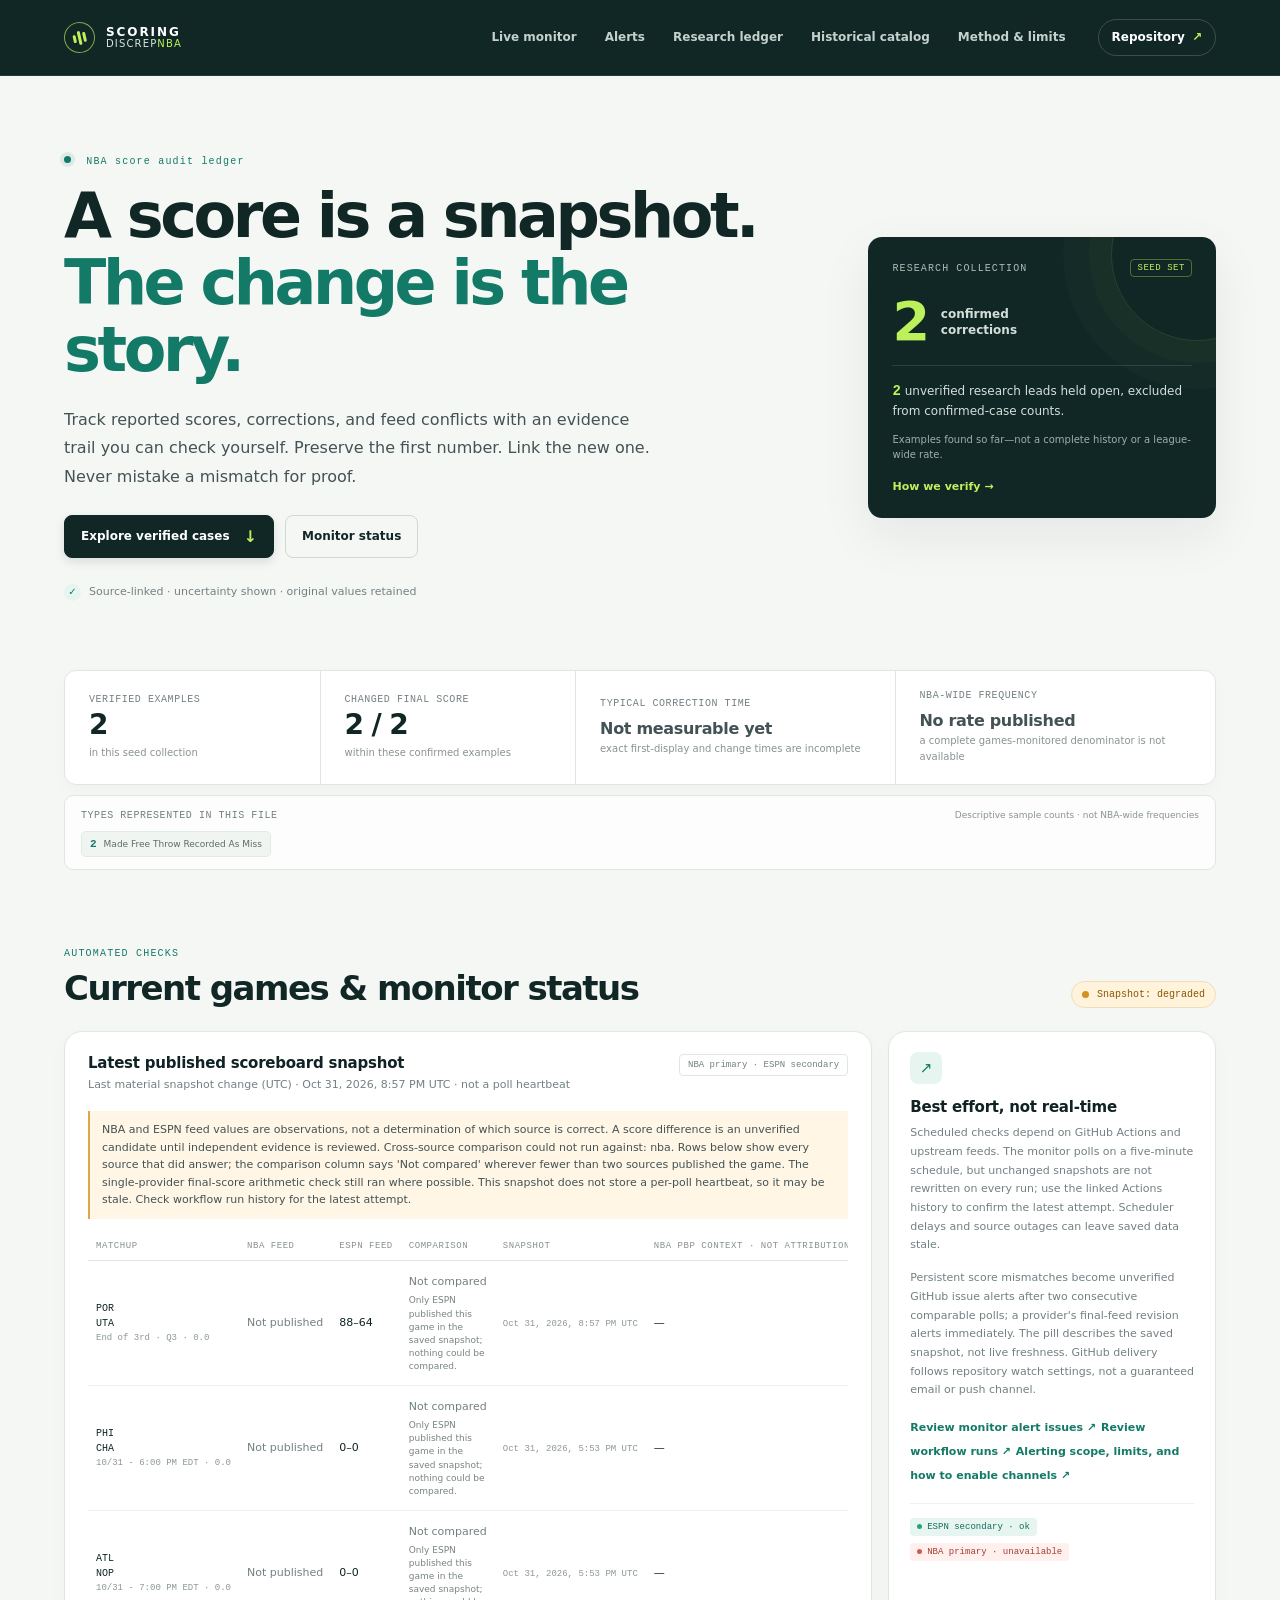
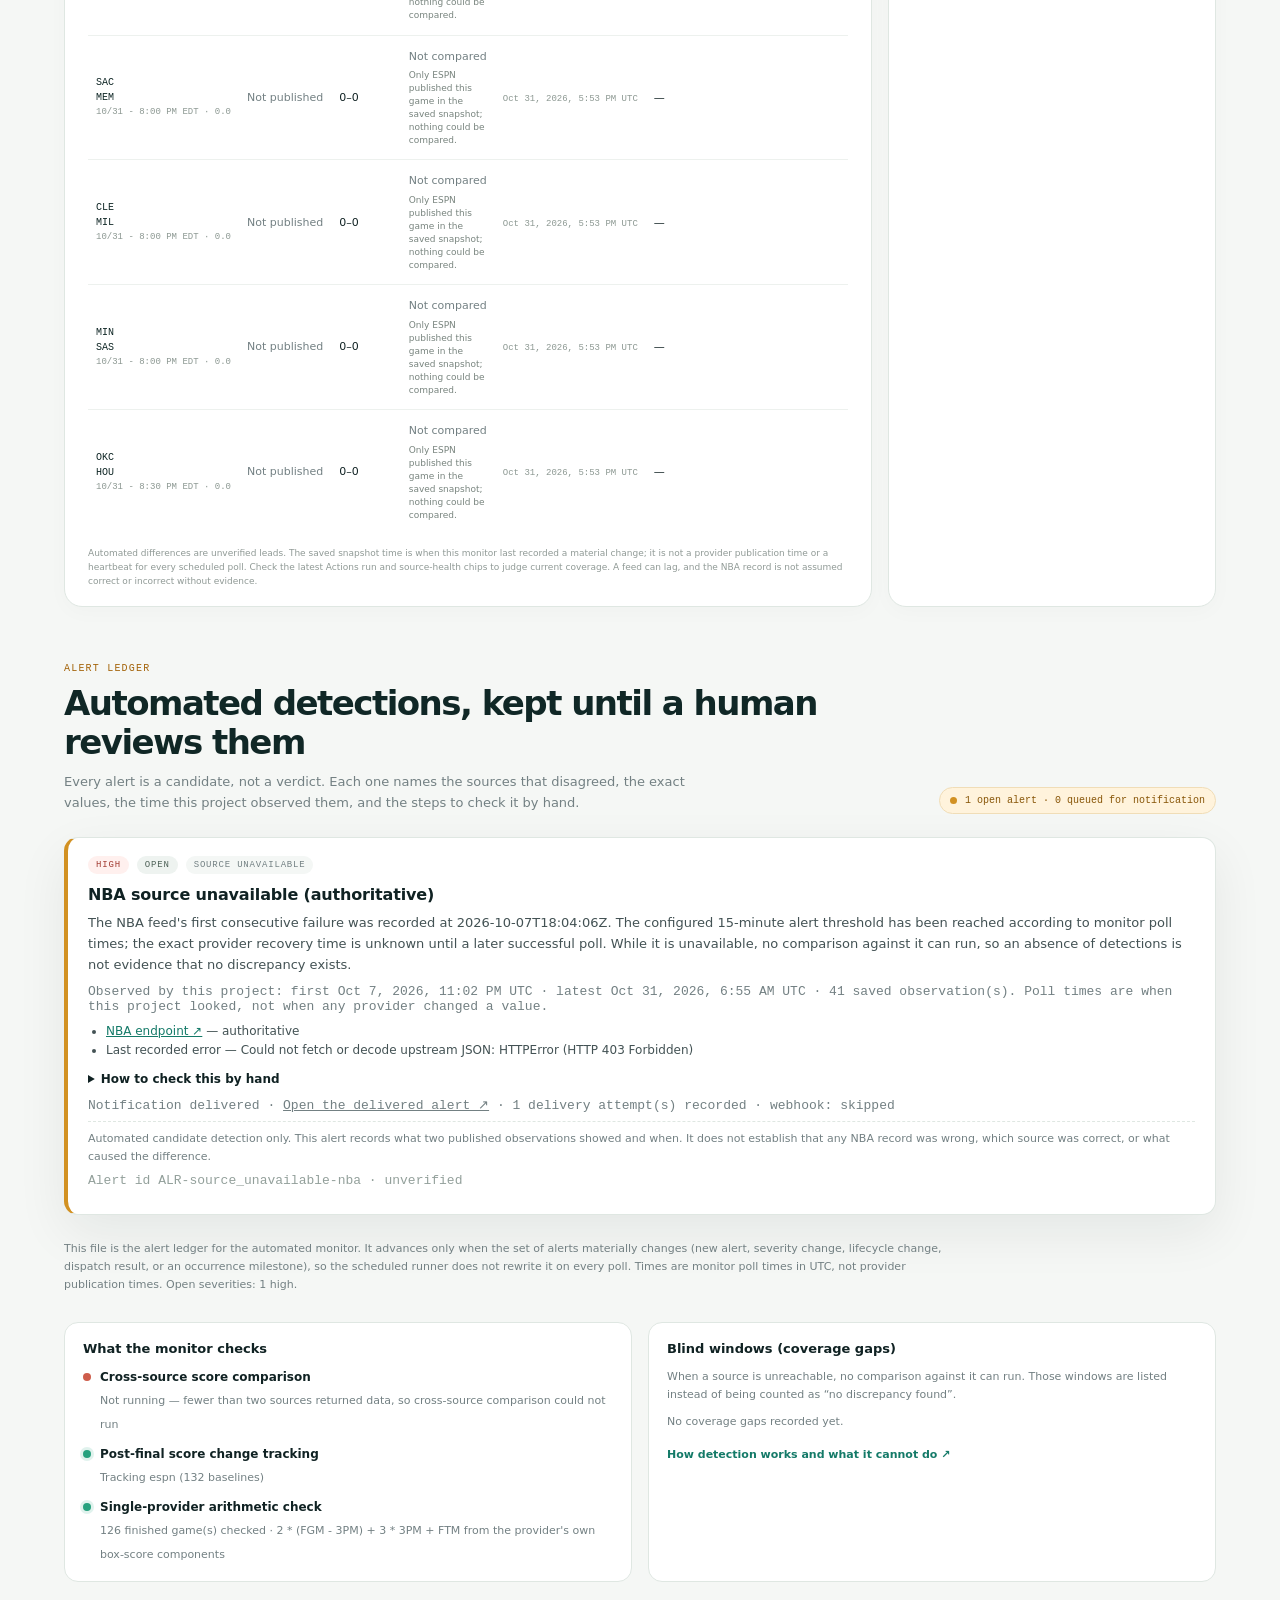
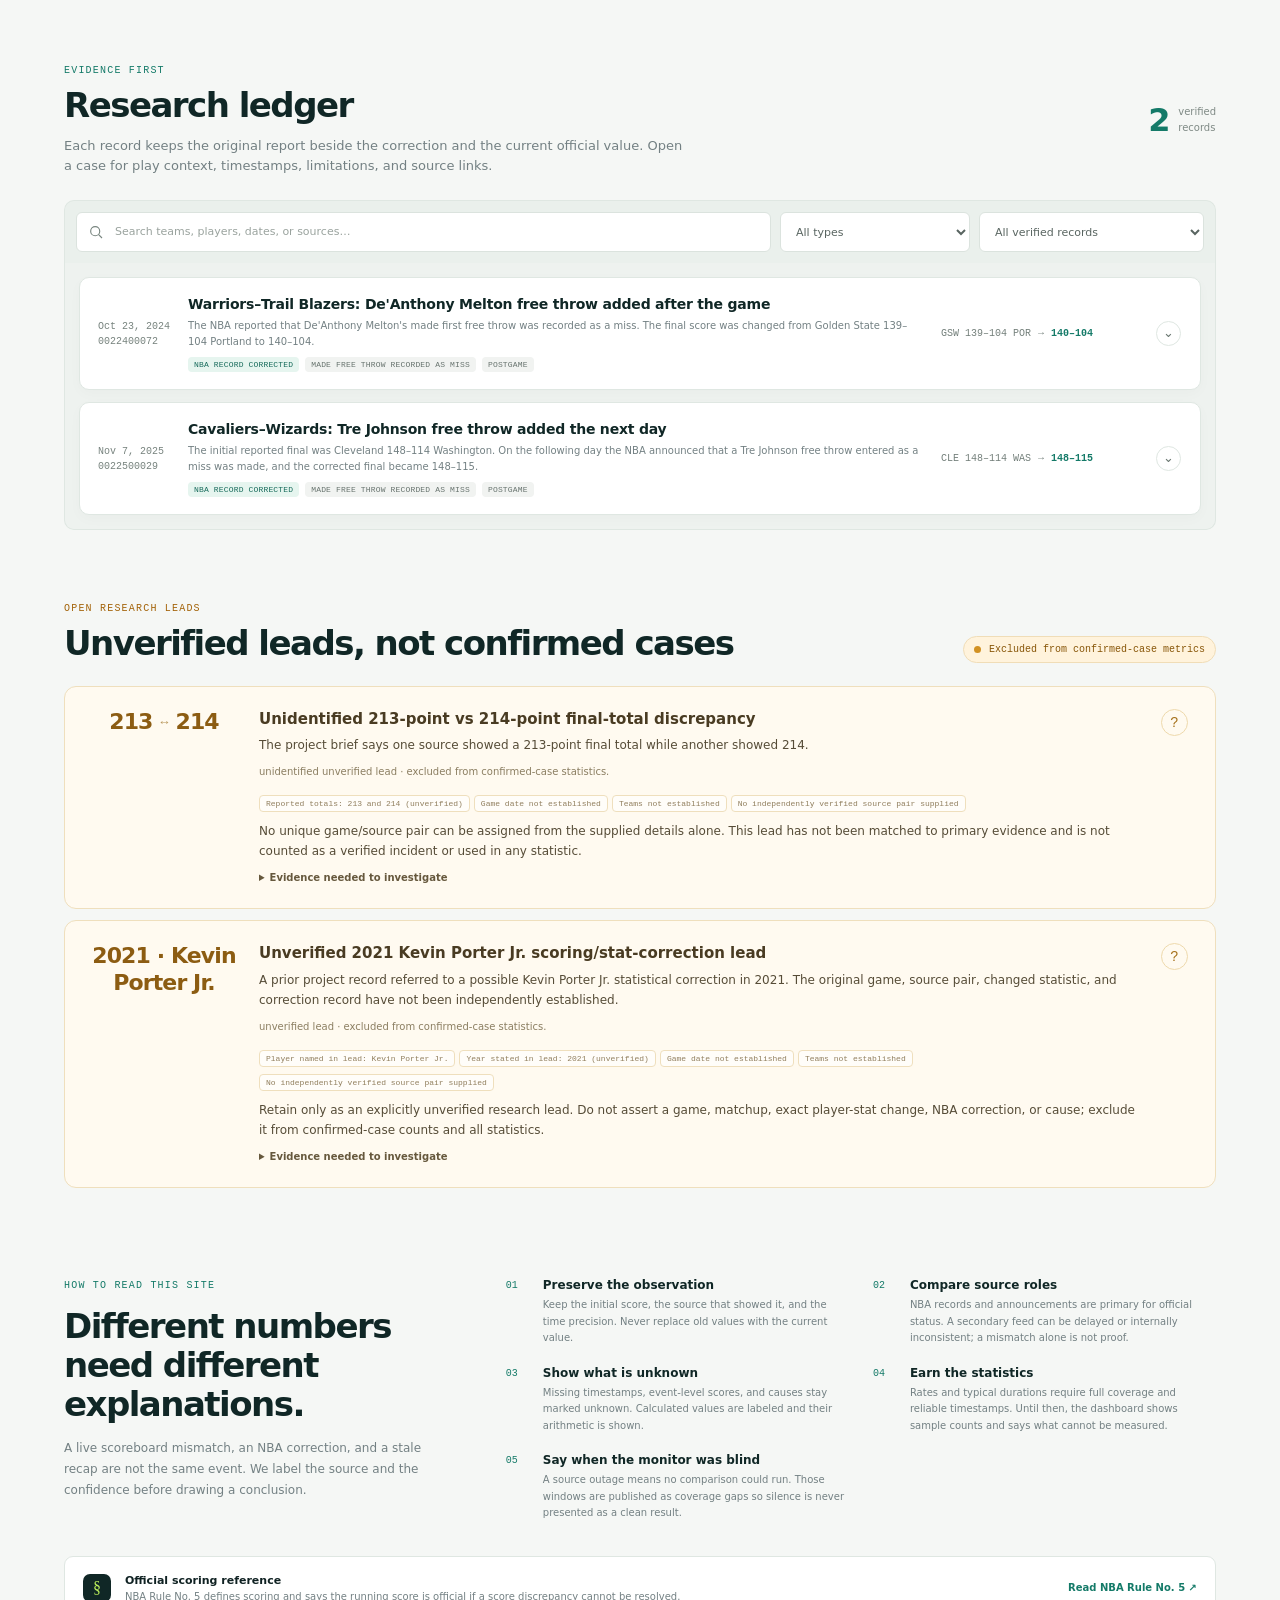
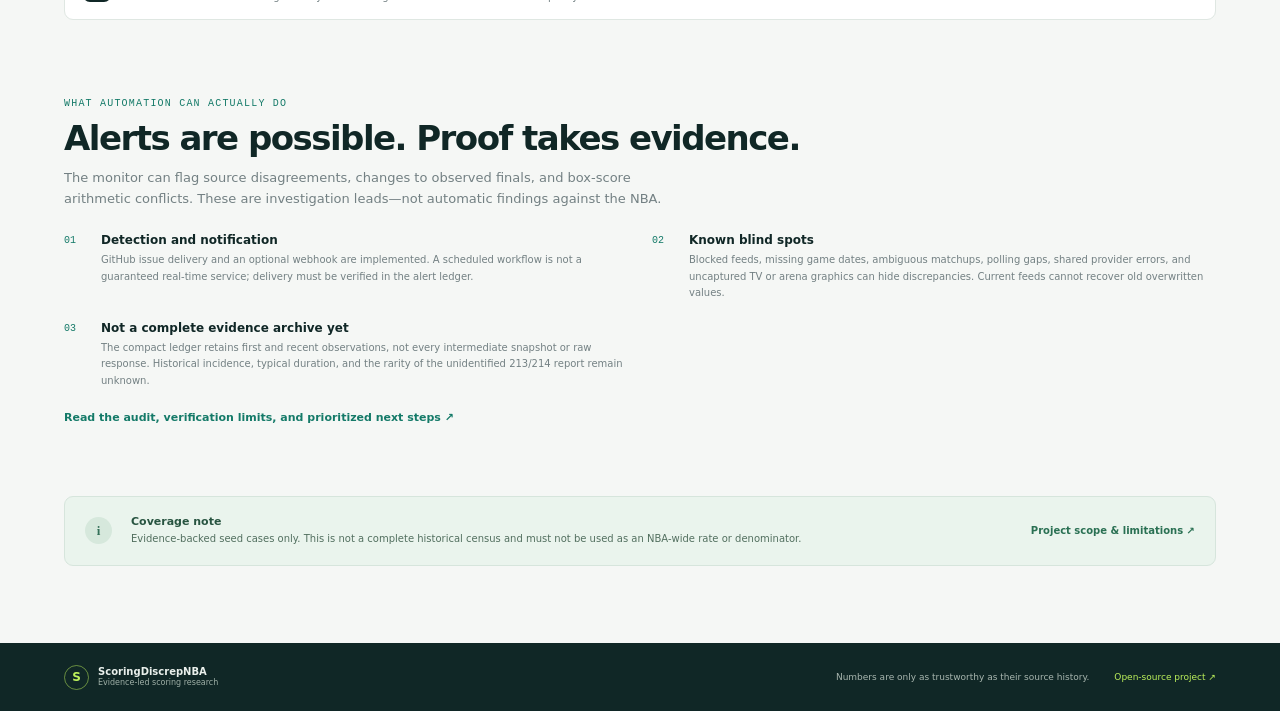
<file: index.html>
<!doctype html>
<html lang="en">
<head>
  <meta charset="utf-8">
  <meta name="viewport" content="width=device-width, initial-scale=1">
  <meta name="color-scheme" content="light">
  <meta name="description" content="An evidence-linked ledger of NBA scoring discrepancies, corrections, and conflicting score feeds.">
  <title>ScoringDiscrepNBA — Score discrepancy research</title>
  <link rel="stylesheet" href="assets/styles.css">
  <script src="assets/app.js" defer></script>
</head>
<body>
  <a class="skip-link" href="#main">Skip to content</a>
  <header class="site-header">
    <div class="header-inner shell">
      <a class="brand" href="#top" aria-label="ScoringDiscrepNBA home">
        <span class="brand-mark" aria-hidden="true"><span></span><span></span><span></span></span>
        <span class="brand-copy"><strong>SCORING</strong><span>DISCREP<span class="brand-accent">NBA</span></span></span>
      </a>
      <nav class="primary-nav" aria-label="Main navigation">
        <a href="#monitor">Live monitor</a>
        <a href="#alerts">Alerts</a>
        <a href="#cases">Research ledger</a>
        <a href="docs/index.html">Historical catalog</a>
        <a href="#method">Method &amp; limits</a>
      </nav>
      <a class="header-link" href="https://github.com/buffedlizard55-lab/ScoringDiscrepNBA" target="_blank" rel="noopener noreferrer">
        Repository <span aria-hidden="true">↗</span>
      </a>
    </div>
  </header>

  <main id="main" class="shell" tabindex="-1">
    <section class="hero" id="top" aria-labelledby="hero-title">
      <div class="hero-main">
        <p class="eyebrow"><span class="eyebrow-dot"></span> NBA score audit ledger</p>
        <h1 id="hero-title">A score is a snapshot.<br><em>The change is the story.</em></h1>
        <p class="hero-copy">Track reported scores, corrections, and feed conflicts with an evidence trail you can check yourself. Preserve the first number. Link the new one. Never mistake a mismatch for proof.</p>
        <div class="hero-actions">
          <a class="button button-primary" href="#cases">Explore verified cases <span aria-hidden="true">↓</span></a>
          <a class="button button-quiet" href="#monitor">Monitor status</a>
        </div>
        <div class="hero-trust"><span class="trust-icon" aria-hidden="true">✓</span> Source-linked · uncertainty shown · original values retained</div>
      </div>
      <aside class="hero-panel" aria-label="Research collection snapshot">
        <div class="hero-panel-top">
          <span class="panel-kicker">RESEARCH COLLECTION</span>
          <span class="sample-tag">SEED SET</span>
        </div>
        <div class="hero-number-row"><strong id="heroVerifiedCount">—</strong><span>confirmed<br>corrections</span></div>
        <div class="hero-panel-rule"></div>
        <p><strong id="heroOpenLeadCount">—</strong> unverified research leads held open, excluded from confirmed-case counts.</p>
        <p class="panel-footnote">Examples found so far—not a complete history or a league-wide rate.</p>
        <a href="#method" class="text-link">How we verify <span aria-hidden="true">→</span></a>
      </aside>
    </section>

    <section class="stats-strip" aria-label="Statistics from the reviewed sample">
      <article class="stat-cell">
        <span class="stat-label">Verified examples</span>
        <strong id="statCases">—</strong>
        <span class="stat-note">in this seed collection</span>
      </article>
      <article class="stat-cell">
        <span class="stat-label">Changed final score</span>
        <strong id="statFinalScore">—</strong>
        <span class="stat-note">within these confirmed examples</span>
      </article>
      <article class="stat-cell stat-cell-wide">
        <span class="stat-label">Typical correction time</span>
        <strong class="stat-unknown">Not measurable yet</strong>
        <span class="stat-note">exact first-display and change times are incomplete</span>
      </article>
      <article class="stat-cell stat-cell-wide">
        <span class="stat-label">NBA-wide frequency</span>
        <strong class="stat-unknown">No rate published</strong>
        <span class="stat-note">a complete games-monitored denominator is not available</span>
      </article>
    </section>
    <section class="sample-type-wrap" aria-label="Incident types in the verified sample">
      <div class="sample-type-heading"><span class="stat-label">Types represented in this file</span><span class="sample-type-caveat">Descriptive sample counts · not NBA-wide frequencies</span></div>
      <div id="typeBreakdown" class="type-breakdown"><span>Loading verified type counts…</span></div>
    </section>

    <section class="section monitor-section" id="monitor" aria-labelledby="monitor-title">
      <div class="section-heading">
        <div>
          <p class="eyebrow">AUTOMATED CHECKS</p>
          <h2 id="monitor-title">Current games &amp; monitor status</h2>
        </div>
        <span id="monitorStatus" class="status-pill status-neutral"><span class="status-light"></span> Checking status…</span>
      </div>
      <div class="monitor-grid">
        <div class="feed-card">
          <div class="card-heading-row">
            <div>
              <h3>Latest published scoreboard snapshot</h3>
              <p id="feedTimestamp" class="muted-text">No saved material-snapshot timestamp is recorded.</p>
            </div>
            <span class="source-label">NBA primary · ESPN secondary</span>
          </div>
          <p id="feedNotice" class="feed-notice" role="status">The monitor has not published a successful snapshot. An empty game list is not evidence that there are no games or discrepancies.</p>
          <div id="currentGames" class="current-games" aria-live="polite">
            <div class="empty-state"><span class="empty-state-mark" aria-hidden="true">◷</span><p>Waiting for the first published source snapshot.</p></div>
          </div>
          <div class="feed-footnote">Automated differences are unverified leads. The saved snapshot time is when this monitor last recorded a material change; it is not a provider publication time or a heartbeat for every scheduled poll. Check the latest Actions run and source-health chips to judge current coverage. A feed can lag, and the NBA record is not assumed correct or incorrect without evidence.</div>
        </div>
        <aside class="monitor-side-card">
          <div class="side-icon" aria-hidden="true">↗</div>
          <h3>Best effort, not real-time</h3>
          <p>Scheduled checks depend on GitHub Actions and upstream feeds. The monitor polls on a five-minute schedule, but unchanged snapshots are not rewritten on every run; use the linked Actions history to confirm the latest attempt. Scheduler delays and source outages can leave saved data stale.</p>
          <p>Persistent score mismatches become unverified GitHub issue alerts after two consecutive comparable polls; a provider's final-feed revision alerts immediately. The pill describes the saved snapshot, not live freshness. GitHub delivery follows repository watch settings, not a guaranteed email or push channel.</p>
          <a class="text-link" href="https://github.com/buffedlizard55-lab/ScoringDiscrepNBA/issues?q=is%3Aissue+in%3Atitle+score-alert" target="_blank" rel="noopener noreferrer">Review monitor alert issues <span aria-hidden="true">↗</span></a>
          <a class="text-link" href="https://github.com/buffedlizard55-lab/ScoringDiscrepNBA/actions" target="_blank" rel="noopener noreferrer">Review workflow runs <span aria-hidden="true">↗</span></a>
          <a class="text-link" href="ALERTING.md">Alerting scope, limits, and how to enable channels <span aria-hidden="true">↗</span></a>
          <div class="source-health" id="sourceHealth" aria-label="Source health"></div>
        </aside>
      </div>
      <div id="investigationsPanel" class="investigations-panel" hidden>
        <div class="investigations-header"><span class="investigation-indicator"></span><strong id="investigationsTitle">Investigation ledger</strong><span class="muted-text">Automated records · closure does not confirm the cause</span></div>
        <div id="investigationsList"></div>
      </div>
    </section>

    <section class="section alerts-section" id="alerts" aria-labelledby="alerts-title">
      <div class="section-heading">
        <div>
          <p class="eyebrow eyebrow-amber">ALERT LEDGER</p>
          <h2 id="alerts-title">Automated detections, kept until a human reviews them</h2>
          <p class="section-deck">Every alert is a candidate, not a verdict. Each one names the sources that disagreed, the exact values, the time this project observed them, and the steps to check it by hand.</p>
        </div>
        <span id="alertSummary" class="status-pill status-neutral"><span class="status-light"></span> Loading alerts…</span>
      </div>
      <div id="alertsList" class="alerts-list" aria-live="polite">
        <div class="empty-state"><span class="empty-state-mark" aria-hidden="true">◷</span><p>Loading the alert ledger…</p></div>
      </div>
      <div class="detector-grid">
        <div class="detector-card">
          <h3>What the monitor checks</h3>
          <div id="detectorStatus" class="detector-status"><p class="muted-text">Loading detector status…</p></div>
        </div>
        <div class="detector-card">
          <h3>Blind windows (coverage gaps)</h3>
          <p class="muted-text">When a source is unreachable, no comparison against it can run. Those windows are listed instead of being counted as “no discrepancy found”.</p>
          <div id="coverageGaps" class="coverage-gaps"><p class="muted-text">No coverage gaps recorded yet.</p></div>
          <a class="text-link" href="ALERTING.md">How detection works and what it cannot do <span aria-hidden="true">↗</span></a>
        </div>
      </div>
    </section>

    <section class="section ledger-section" id="cases" aria-labelledby="cases-title">
      <div class="section-heading section-heading-ledger">
        <div>
          <p class="eyebrow">EVIDENCE FIRST</p>
          <h2 id="cases-title">Research ledger</h2>
          <p class="section-deck">Each record keeps the original report beside the correction and the current official value. Open a case for play context, timestamps, limitations, and source links.</p>
        </div>
        <div class="ledger-count"><strong id="ledgerCount">—</strong><span>verified<br>records</span></div>
      </div>

      <div class="filters" role="search" aria-label="Filter verified cases">
        <label class="search-field">
          <span class="sr-only">Search cases</span>
          <svg viewBox="0 0 24 24" aria-hidden="true"><circle cx="10.8" cy="10.8" r="6.8"></circle><path d="m16 16 5 5"></path></svg>
          <input id="caseSearch" type="search" placeholder="Search teams, players, dates, or sources…" autocomplete="off">
        </label>
        <label class="select-field"><span class="sr-only">Filter by incident type</span>
          <select id="typeFilter"><option value="all">All types</option></select>
        </label>
        <label class="select-field"><span class="sr-only">Filter by verification state</span>
          <select id="verificationFilter">
            <option value="all">All verified records</option>
            <option value="confirmed">Confirmed by NBA evidence</option>
          </select>
        </label>
      </div>

      <div id="caseList" class="case-list" aria-live="polite">
        <div class="empty-state"><span class="empty-state-mark" aria-hidden="true">…</span><p>Loading source-linked case records…</p></div>
      </div>
      <p id="noCasesMessage" class="empty-filter-message" hidden>No verified cases match those filters. Try another search term.</p>
    </section>

    <section class="section lead-section" aria-labelledby="lead-title">
      <div class="section-heading">
        <div>
          <p class="eyebrow eyebrow-amber">OPEN RESEARCH LEADS</p>
          <h2 id="lead-title">Unverified leads, not confirmed cases</h2>
        </div>
        <span class="status-pill status-warning"><span class="status-light"></span> Excluded from confirmed-case metrics</span>
      </div>
      <div id="leadList" class="lead-list" aria-live="polite">
        <div class="empty-state"><span class="empty-state-mark" aria-hidden="true">?</span><p>Loading explicitly unverified research leads…</p></div>
      </div>
    </section>

    <section class="section method-section" id="method" aria-labelledby="method-title">
      <div class="method-intro">
        <p class="eyebrow">HOW TO READ THIS SITE</p>
        <h2 id="method-title">Different numbers<br>need different explanations.</h2>
        <p>A live scoreboard mismatch, an NBA correction, and a stale recap are not the same event. We label the source and the confidence before drawing a conclusion.</p>
      </div>
      <div class="method-steps">
        <article class="method-step">
          <span class="step-index">01</span><div><h3>Preserve the observation</h3><p>Keep the initial score, the source that showed it, and the time precision. Never replace old values with the current value.</p></div>
        </article>
        <article class="method-step">
          <span class="step-index">02</span><div><h3>Compare source roles</h3><p>NBA records and announcements are primary for official status. A secondary feed can be delayed or internally inconsistent; a mismatch alone is not proof.</p></div>
        </article>
        <article class="method-step">
          <span class="step-index">03</span><div><h3>Show what is unknown</h3><p>Missing timestamps, event-level scores, and causes stay marked unknown. Calculated values are labeled and their arithmetic is shown.</p></div>
        </article>
        <article class="method-step">
          <span class="step-index">04</span><div><h3>Earn the statistics</h3><p>Rates and typical durations require full coverage and reliable timestamps. Until then, the dashboard shows sample counts and says what cannot be measured.</p></div>
        </article>
        <article class="method-step">
          <span class="step-index">05</span><div><h3>Say when the monitor was blind</h3><p>A source outage means no comparison could run. Those windows are published as coverage gaps so silence is never presented as a clean result.</p></div>
        </article>
      </div>
      <div class="rule-reference">
        <span class="rule-icon" aria-hidden="true">§</span>
        <p><strong>Official scoring reference</strong><br>NBA Rule No. 5 defines scoring and says the running score is official if a score discrepancy cannot be resolved.</p>
        <a href="https://official.nba.com/rule-no-5-scoring-and-timing/" target="_blank" rel="noopener noreferrer">Read NBA Rule No. 5 <span aria-hidden="true">↗</span></a>
      </div>
    </section>

    <section class="section" id="feasibility" aria-labelledby="feasibility-title">
      <div class="section-heading"><div>
        <p class="eyebrow">WHAT AUTOMATION CAN ACTUALLY DO</p>
        <h2 id="feasibility-title">Alerts are possible. Proof takes evidence.</h2>
        <p class="section-deck">The monitor can flag source disagreements, changes to observed finals, and box-score arithmetic conflicts. These are investigation leads—not automatic findings against the NBA.</p>
      </div></div>
      <div class="method-steps">
        <article class="method-step"><span class="step-index">01</span><div><h3>Detection and notification</h3><p>GitHub issue delivery and an optional webhook are implemented. A scheduled workflow is not a guaranteed real-time service; delivery must be verified in the alert ledger.</p></div></article>
        <article class="method-step"><span class="step-index">02</span><div><h3>Known blind spots</h3><p>Blocked feeds, missing game dates, ambiguous matchups, polling gaps, shared provider errors, and uncaptured TV or arena graphics can hide discrepancies. Current feeds cannot recover old overwritten values.</p></div></article>
        <article class="method-step"><span class="step-index">03</span><div><h3>Not a complete evidence archive yet</h3><p>The compact ledger retains first and recent observations, not every intermediate snapshot or raw response. Historical incidence, typical duration, and the rarity of the unidentified 213/214 report remain unknown.</p></div></article>
      </div>
      <p><a class="text-link" href="docs/REPOSITORY_REVIEW.md">Read the audit, verification limits, and prioritized next steps ↗</a></p>
    </section>

    <section class="section limits-section" aria-labelledby="limits-title">
      <div class="limits-icon" aria-hidden="true">i</div>
      <div><h2 id="limits-title">Coverage note</h2><p id="coverageNote">This is an initial evidence-backed sample, not a comprehensive historical database. Do not interpret the current count as the number of scoring corrections in NBA history. <a href="docs/index.html">Browse the preserved historical catalog.</a></p></div>
      <a href="README.md">Project scope &amp; limitations <span aria-hidden="true">↗</span></a>
    </section>
  </main>

  <footer class="site-footer">
    <div class="shell footer-inner">
      <div class="footer-brand"><span class="footer-mark">S</span><div><strong>ScoringDiscrepNBA</strong><span>Evidence-led scoring research</span></div></div>
      <p>Numbers are only as trustworthy as their source history.</p>
      <a href="https://github.com/buffedlizard55-lab/ScoringDiscrepNBA" target="_blank" rel="noopener noreferrer">Open-source project <span aria-hidden="true">↗</span></a>
    </div>
  </footer>

  <noscript><div class="noscript-notice">JavaScript is needed to load the linked research records and current monitor snapshot. The saved files remain available in the repository’s <a href="data/reviewed-cases.json">reviewed case dataset</a>, <a href="data/leads.json">unverified leads</a>, <a href="data/live-feed.json">feed snapshot</a>, and <a href="data/alerts.json">alert ledger</a>.</div></noscript>
</body>
</html>
</file>
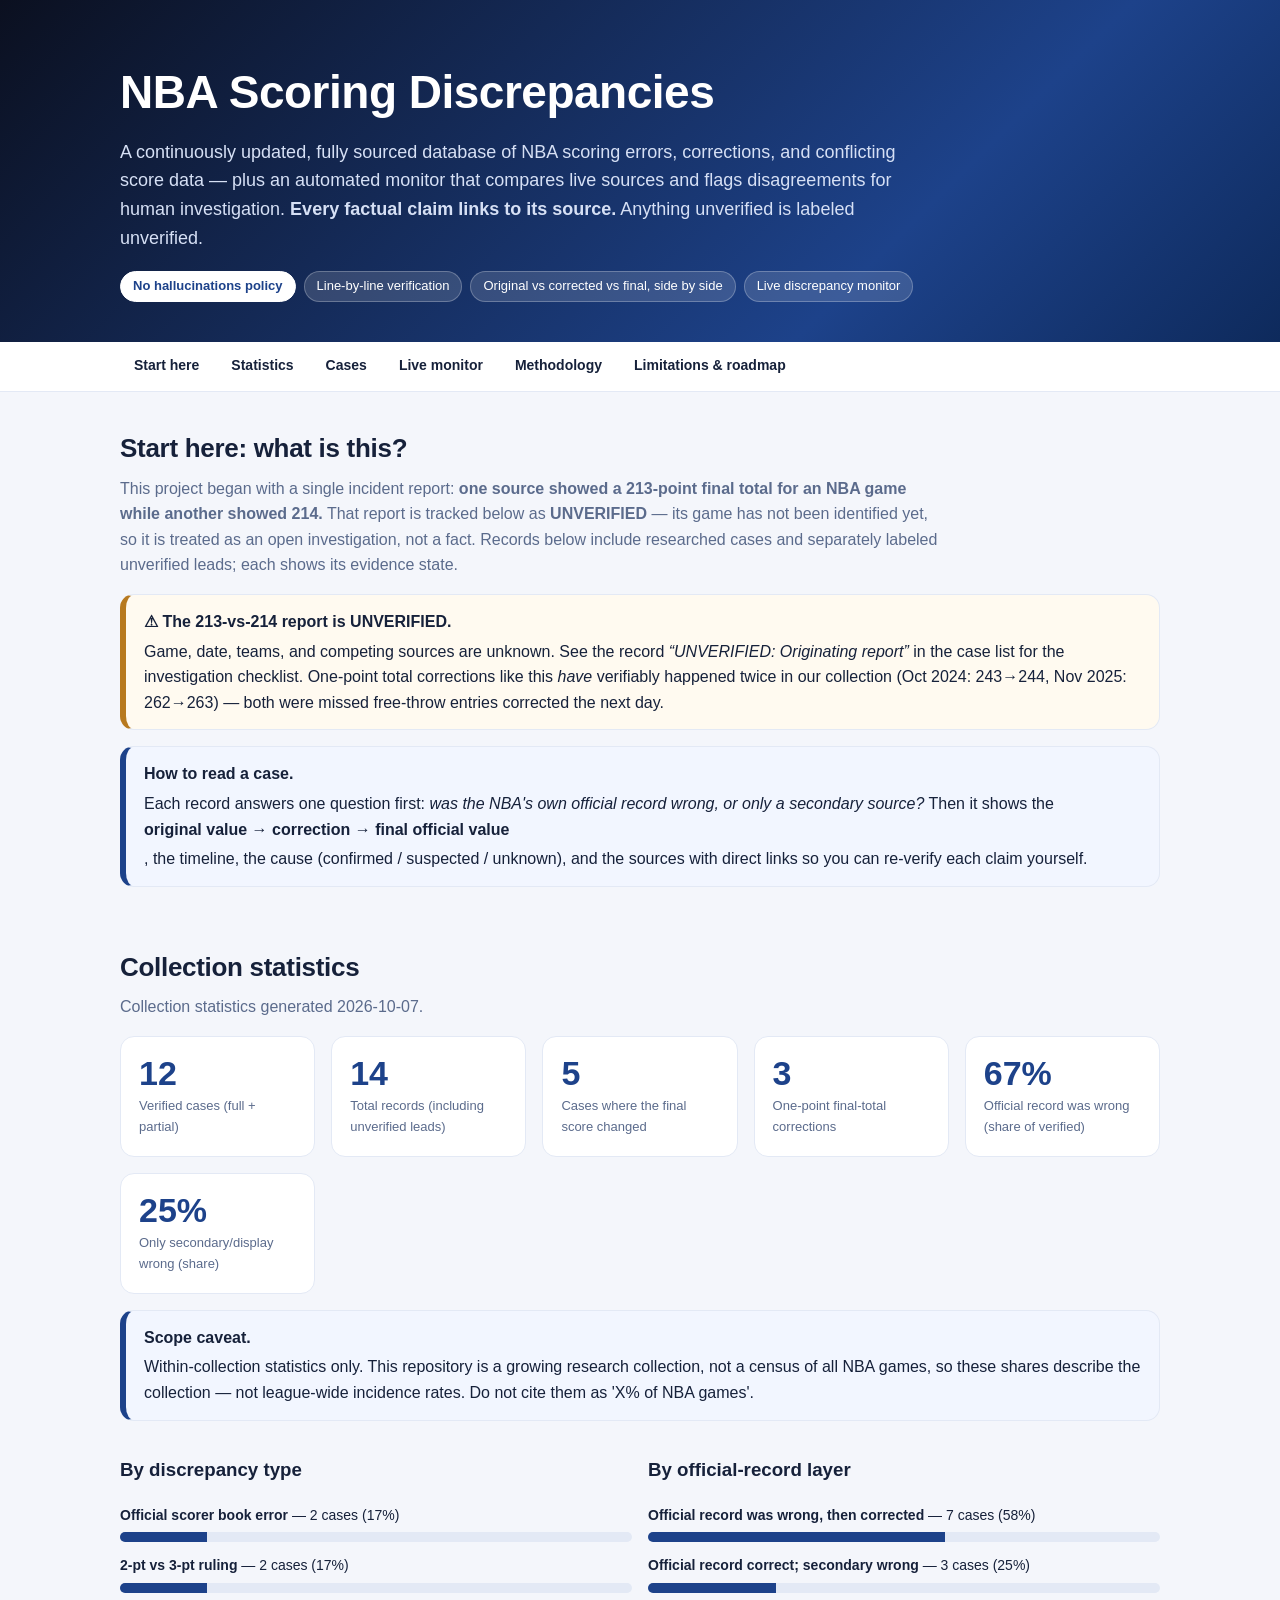
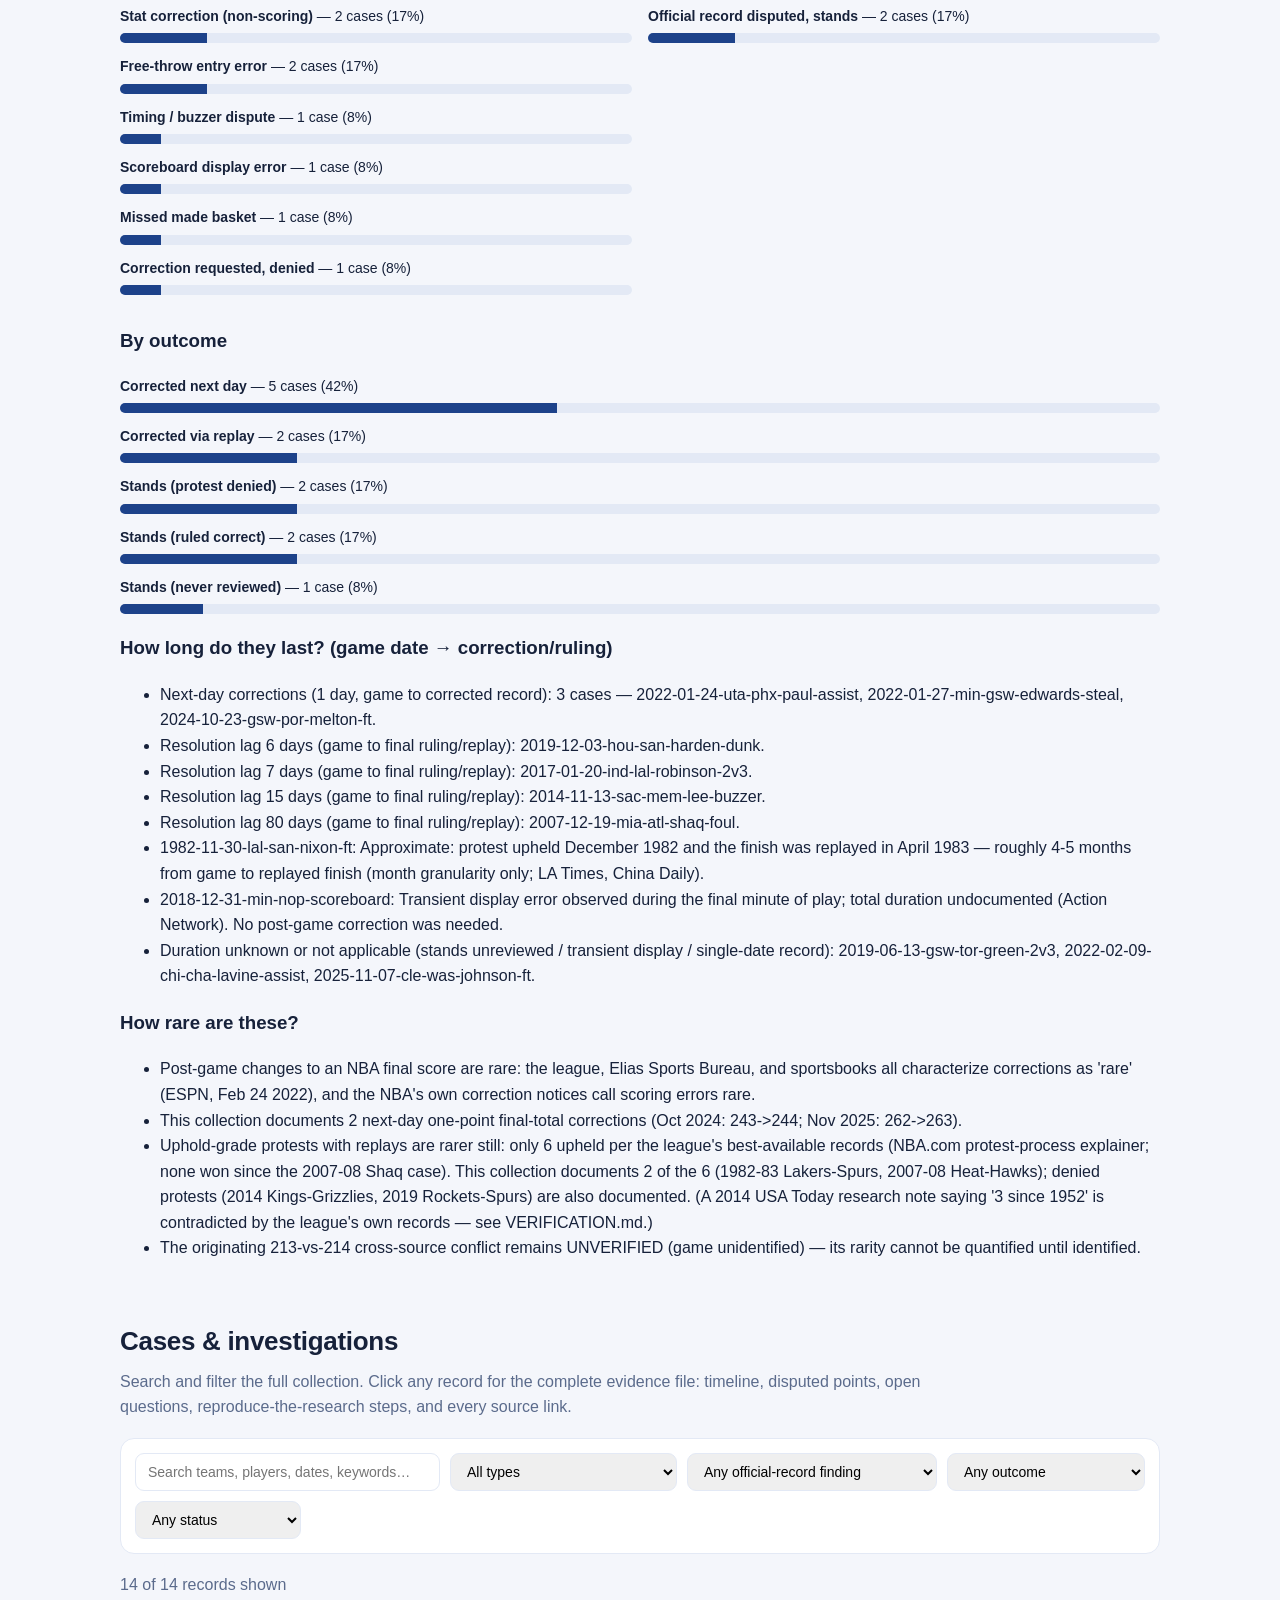
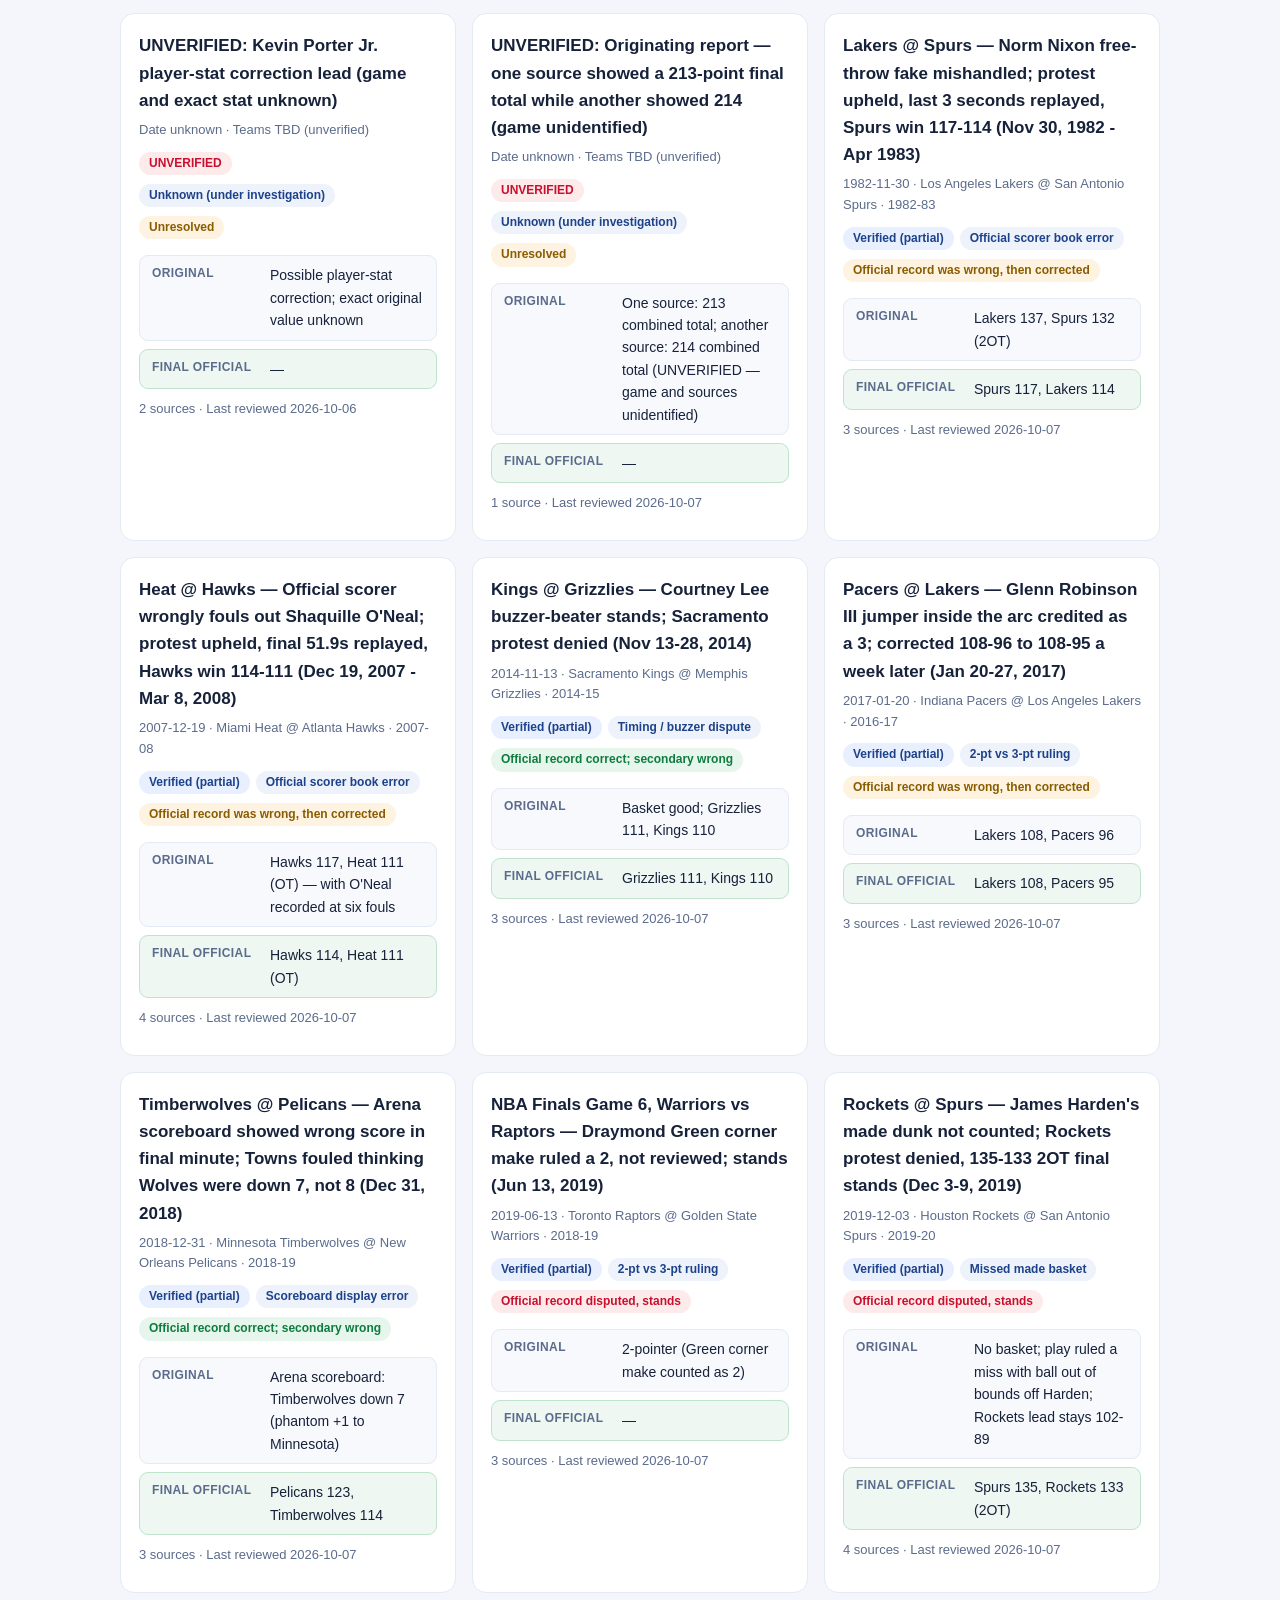
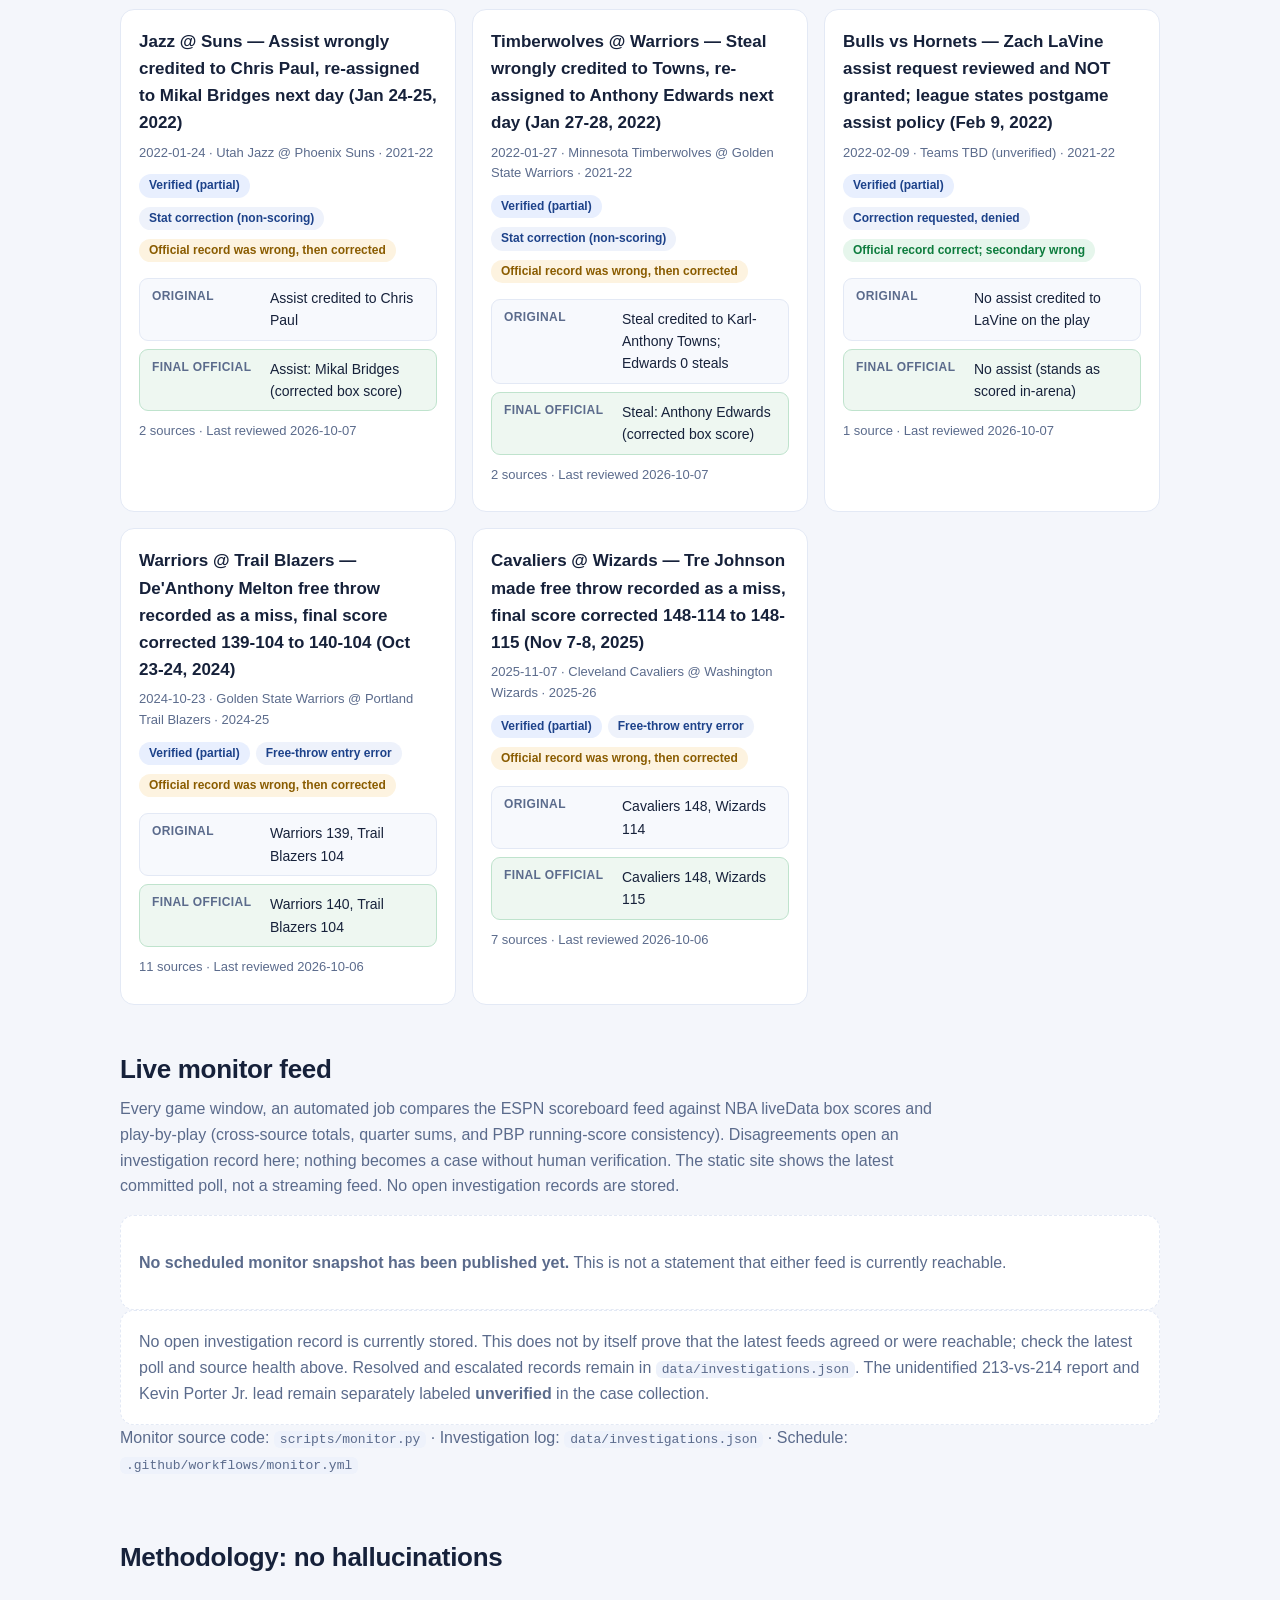
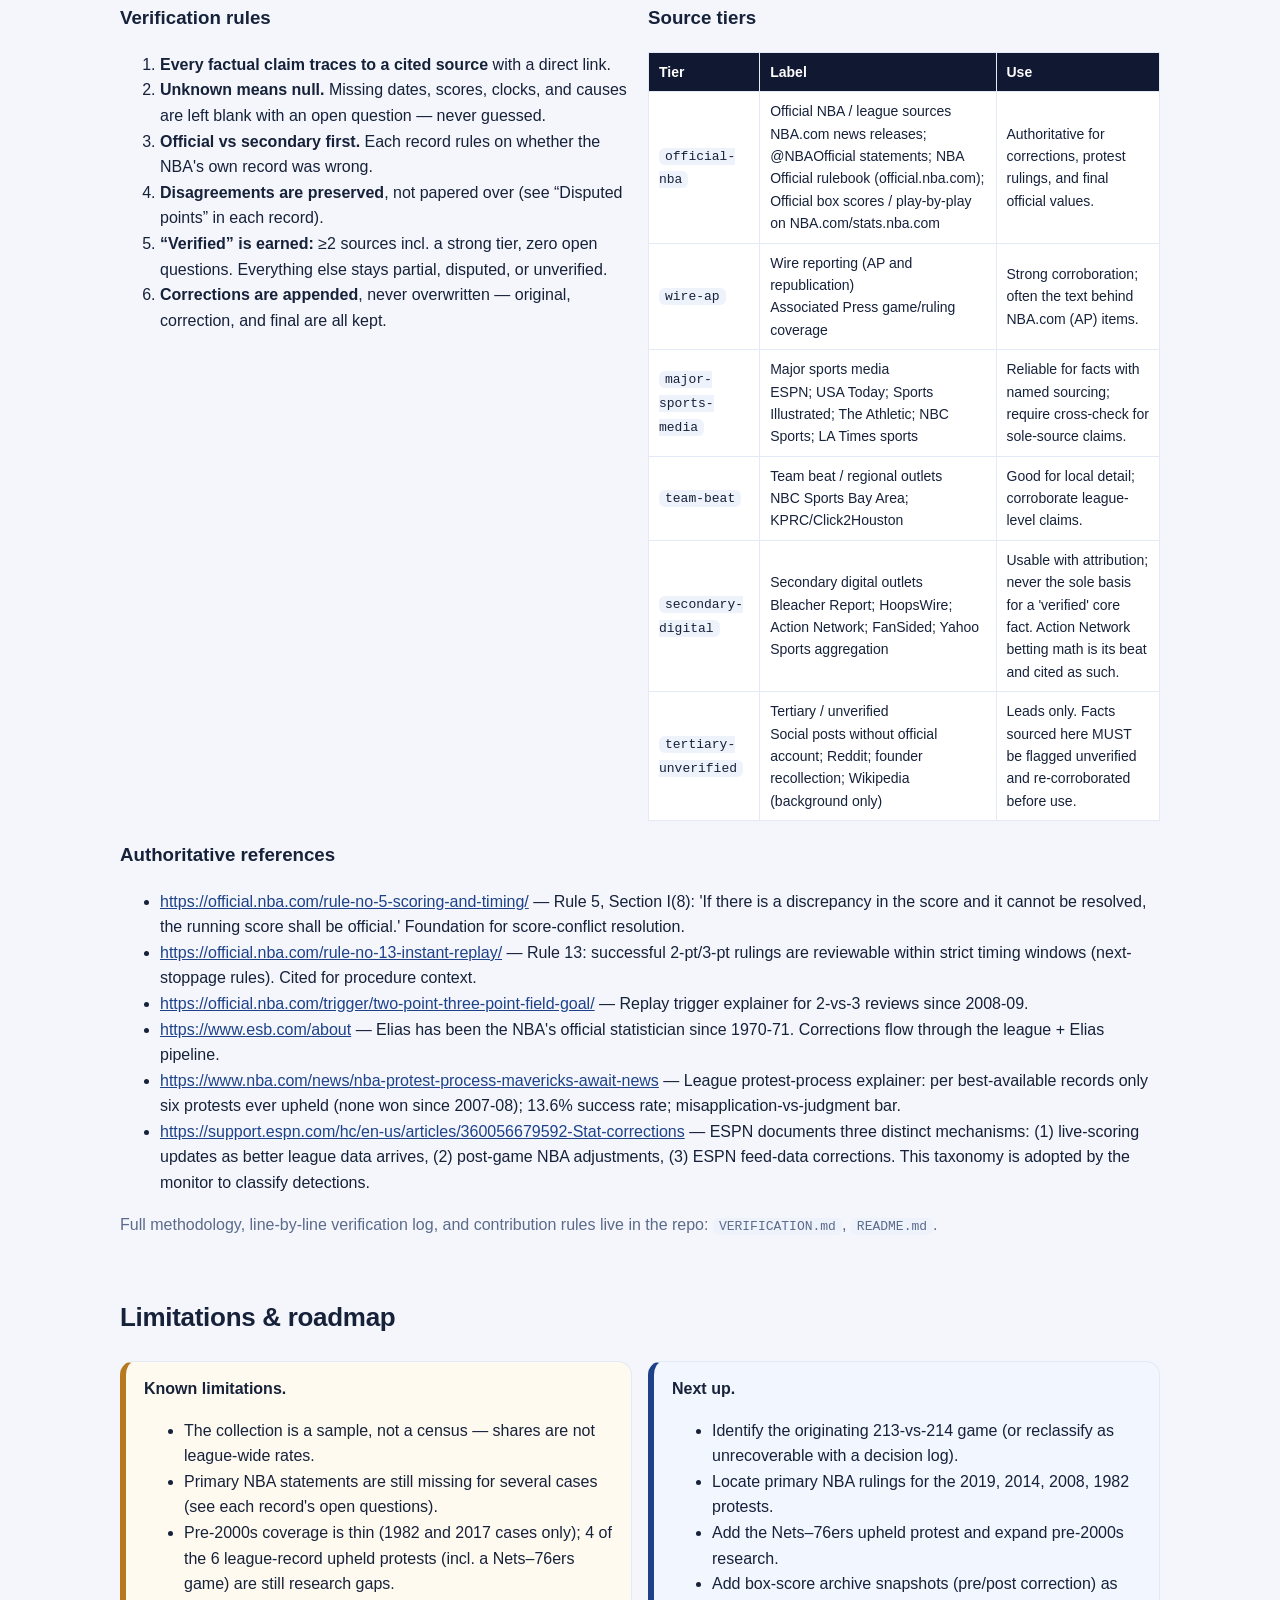
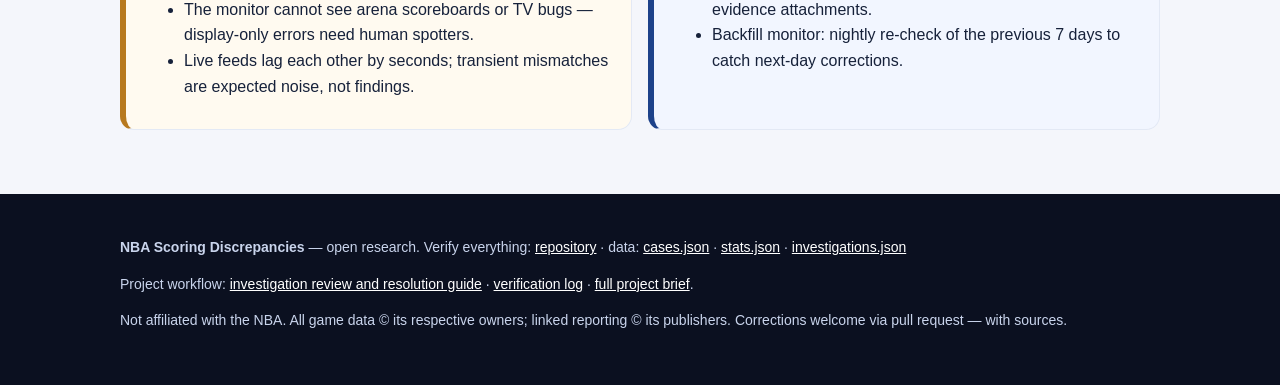
<file: docs/index.html>
<!DOCTYPE html>
<html lang="en">
<head>
<meta charset="utf-8">
<meta name="viewport" content="width=device-width, initial-scale=1">
<title>NBA Scoring Discrepancies — Verified Research &amp; Live Monitor</title>
<meta name="description" content="A verifiable database of NBA scoring discrepancies, corrections, and conflicting score data — every claim traceable to a cited source.">
<link rel="stylesheet" href="styles.css">
</head>
<body>
<a class="skip-link" href="#main-content">Skip to main content</a>
<header class="hero">
  <div class="wrap">
    <h1>NBA Scoring Discrepancies</h1>
    <p class="sub">A continuously updated, fully sourced database of NBA scoring errors, corrections,
      and conflicting score data — plus an automated monitor that compares live sources and flags
      disagreements for human investigation. <strong>Every factual claim links to its source.</strong>
      Anything unverified is labeled unverified.</p>
    <div class="badge-row">
      <span class="badge solid">No hallucinations policy</span>
      <span class="badge">Line-by-line verification</span>
      <span class="badge">Original vs corrected vs final, side by side</span>
      <span class="badge">Live discrepancy monitor</span>
    </div>
  </div>
</header>
<nav class="topnav"><div class="wrap">
  <a href="#start">Start here</a>
  <a href="#stats">Statistics</a>
  <a href="#cases">Cases</a>
  <a href="#monitor">Live monitor</a>
  <a href="#method">Methodology</a>
  <a href="#limits">Limitations &amp; roadmap</a>
</div></nav>
<main id="main-content" tabindex="-1">
<section id="start"><div class="wrap">
  <h2>Start here: what is this?</h2>
  <p class="lead">This project began with a single incident report: <strong>one source showed a 213-point
    final total for an NBA game while another showed 214.</strong> That report is tracked below as
    <strong>UNVERIFIED</strong> — its game has not been identified yet, so it is treated as an open
    investigation, not a fact. Records below include researched cases and separately labeled unverified leads; each shows its evidence state.</p>
  <div class="alert unverified">
    <strong>⚠ The 213-vs-214 report is UNVERIFIED.</strong>
    Game, date, teams, and competing sources are unknown. See the record
    <em>“UNVERIFIED: Originating report”</em> in the case list for the investigation checklist.
    One-point total corrections like this <em>have</em> verifiably happened twice in our collection
    (Oct 2024: 243→244, Nov 2025: 262→263) — both were missed free-throw entries corrected the next day.
  </div>
  <div class="alert caveat">
    <strong>How to read a case.</strong>
    Each record answers one question first: <em>was the NBA's own official record wrong, or only a
    secondary source?</em> Then it shows the <strong>original value → correction → final official
    value</strong>, the timeline, the cause (confirmed / suspected / unknown), and the sources with
    direct links so you can re-verify each claim yourself.
  </div>
</div></section>

<section id="stats"><div class="wrap">
  <h2>Collection statistics</h2>
  <p class="lead" id="stats-generated"></p>
  <div class="grid stats">
    <div class="stat-card"><div class="num" id="stat-verified">–</div><div class="lbl">Verified cases (full + partial)</div></div>
    <div class="stat-card"><div class="num" id="stat-total">–</div><div class="lbl">Total records (including unverified leads)</div></div>
    <div class="stat-card"><div class="num" id="stat-score-changed">–</div><div class="lbl">Cases where the final score changed</div></div>
    <div class="stat-card"><div class="num" id="stat-onepoint">–</div><div class="lbl">One-point final-total corrections</div></div>
    <div class="stat-card"><div class="num" id="stat-official-wrong">–</div><div class="lbl">Official record was wrong (share of verified)</div></div>
    <div class="stat-card"><div class="num" id="stat-secondary-only">–</div><div class="lbl">Only secondary/display wrong (share)</div></div>
  </div>
  <div class="alert caveat"><strong>Scope caveat.</strong><span id="scope-caveat"></span></div>
  <div class="two-col">
    <div><h3>By discrepancy type</h3><div id="dist-type"></div></div>
    <div><h3>By official-record layer</h3><div id="dist-layer"></div></div>
  </div>
  <h3>By outcome</h3><div id="dist-outcome"></div>
  <h3>How long do they last? (game date → correction/ruling)</h3>
  <ul id="duration-list"></ul>
  <h3>How rare are these?</h3>
  <ul id="rarity-list"></ul>
</div></section>

<section id="cases"><div class="wrap">
  <h2>Cases &amp; investigations</h2>
  <p class="lead">Search and filter the full collection. Click any record for the complete evidence file:
    timeline, disputed points, open questions, reproduce-the-research steps, and every source link.</p>
  <div class="toolbar">
    <input type="search" id="search" placeholder="Search teams, players, dates, keywords… (e.g. Melton, protest, scoreboard)" aria-label="Search cases">
    <select id="filter-type" aria-label="Filter by type">
      <option value="">All types</option>
      <option value="free-throw-entry-error">Free-throw entry error</option>
      <option value="missed-made-basket">Missed made basket</option>
      <option value="two-vs-three-point-ruling">2-pt vs 3-pt ruling</option>
      <option value="scoreboard-display-error">Scoreboard display error</option>
      <option value="official-scorer-book-error">Official scorer book error</option>
      <option value="stat-correction-non-scoring">Stat correction (non-scoring)</option>
      <option value="stat-correction-denied">Correction requested, denied</option>
      <option value="timing-buzzer-dispute">Timing / buzzer dispute</option>
      <option value="data-feed-conflict">Data-feed conflict</option>
      <option value="unknown">Unknown</option>
    </select>
    <select id="filter-layer" aria-label="Filter by official-record layer">
      <option value="">Any official-record finding</option>
      <option value="official-record-wrong-then-corrected">Official wrong → corrected</option>
      <option value="official-record-wrong-stands">Official disputed, stands</option>
      <option value="official-record-correct-secondary-wrong">Official correct; secondary wrong</option>
      <option value="unresolved">Unresolved</option>
    </select>
    <select id="filter-outcome" aria-label="Filter by outcome">
      <option value="">Any outcome</option>
      <option value="corrected-next-day">Corrected next day</option>
      <option value="corrected-in-game">Corrected in game</option>
      <option value="corrected-via-replay">Corrected via replay</option>
      <option value="stands-protest-denied">Stands (protest denied)</option>
      <option value="stands-no-review">Stands (never reviewed)</option>
      <option value="stands-ruled-correct">Stands (ruled correct)</option>
      <option value="pending">Pending</option>
    </select>
    <select id="filter-status" aria-label="Filter by verification status">
      <option value="">Any status</option>
      <option value="verified">Verified</option>
      <option value="verified-partial">Verified (partial)</option>
      <option value="under-investigation">Under investigation</option>
      <option value="unverified">UNVERIFIED</option>
      <option value="disputed">Disputed</option>
      <option value="not-a-discrepancy">Not a discrepancy</option>
    </select>
  </div>
  <p class="lead" id="case-count"></p>
  <div class="case-grid" id="case-grid"></div>
</div></section>

<section id="monitor"><div class="wrap">
  <h2>Live monitor feed</h2>
  <p class="lead">Every game window, an automated job compares the ESPN scoreboard feed against NBA
    liveData box scores and play-by-play (cross-source totals, quarter sums, and PBP running-score
    consistency). Disagreements open an investigation record here; nothing becomes a case without
    human verification. The static site shows the latest committed poll, not a streaming feed. <span id="feed-count"></span></p>
  <div id="monitor-current" class="feed-empty" aria-live="polite"><p>No scheduled monitor snapshot has been published yet.</p></div>
  <div id="monitor-feed"></div>
  <p class="lead">Monitor source code: <code class="inline">scripts/monitor.py</code> ·
    Investigation log: <code class="inline">data/investigations.json</code> ·
    Schedule: <code class="inline">.github/workflows/monitor.yml</code></p>
</div></section>

<section id="method"><div class="wrap">
  <h2>Methodology: no hallucinations</h2>
  <div class="two-col">
    <div>
      <h3>Verification rules</h3>
      <ol>
        <li><strong>Every factual claim traces to a cited source</strong> with a direct link.</li>
        <li><strong>Unknown means null.</strong> Missing dates, scores, clocks, and causes are left blank with an open question — never guessed.</li>
        <li><strong>Official vs secondary first.</strong> Each record rules on whether the NBA's own record was wrong.</li>
        <li><strong>Disagreements are preserved</strong>, not papered over (see “Disputed points” in each record).</li>
        <li><strong>“Verified” is earned:</strong> ≥2 sources incl. a strong tier, zero open questions. Everything else stays partial, disputed, or unverified.</li>
        <li><strong>Corrections are appended</strong>, never overwritten — original, correction, and final are all kept.</li>
      </ol>
    </div>
    <div>
      <h3>Source tiers</h3>
      <div id="tier-table"></div>
    </div>
  </div>
  <h3>Authoritative references</h3>
  <ul id="ref-list"></ul>
  <p class="lead">Full methodology, line-by-line verification log, and contribution rules live in the repo:
    <code class="inline">VERIFICATION.md</code>, <code class="inline">README.md</code>.</p>
</div></section>

<section id="limits"><div class="wrap">
  <h2>Limitations &amp; roadmap</h2>
  <div class="two-col">
    <div class="alert unverified"><strong>Known limitations.</strong>
      <ul>
        <li>The collection is a sample, not a census — shares are not league-wide rates.</li>
        <li>Primary NBA statements are still missing for several cases (see each record's open questions).</li>
        <li>Pre-2000s coverage is thin (1982 and 2017 cases only); 4 of the 6 league-record upheld protests (incl. a Nets–76ers game) are still research gaps.</li>
        <li>The monitor cannot see arena scoreboards or TV bugs — display-only errors need human spotters.</li>
        <li>Live feeds lag each other by seconds; transient mismatches are expected noise, not findings.</li>
      </ul>
    </div>
    <div class="alert caveat"><strong>Next up.</strong>
      <ul>
        <li>Identify the originating 213-vs-214 game (or reclassify as unrecoverable with a decision log).</li>
        <li>Locate primary NBA rulings for the 2019, 2014, 2008, 1982 protests.</li>
        <li>Add the Nets–76ers upheld protest and expand pre-2000s research.</li>
        <li>Add box-score archive snapshots (pre/post correction) as evidence attachments.</li>
        <li>Backfill monitor: nightly re-check of the previous 7 days to catch next-day corrections.</li>
      </ul>
    </div>
  </div>
</div></section>
</main>

<div class="detail" id="detail" role="dialog" aria-modal="true" aria-label="Case evidence details"><div class="detail-inner" id="detail-body"></div></div>

<footer><div class="wrap">
  <p><strong>NBA Scoring Discrepancies</strong> — open research. Verify everything:
  <a href="https://github.com/buffedlizard55-lab/ScoringDiscrepNBA">repository</a> ·
  data: <a href="data/cases.json">cases.json</a> · <a href="data/stats.json">stats.json</a> ·
  <a href="data/investigations.json">investigations.json</a></p>
  <p>Project workflow: <a href="INVESTIGATION_WORKFLOW.md">investigation review and resolution guide</a> ·
  <a href="https://github.com/buffedlizard55-lab/ScoringDiscrepNBA/blob/main/VERIFICATION.md">verification log</a> ·
  <a href="https://github.com/buffedlizard55-lab/ScoringDiscrepNBA/blob/main/README.md">full project brief</a>.</p>
  <p>Not affiliated with the NBA. All game data © its respective owners; linked reporting © its publishers.
  Corrections welcome via pull request — with sources.</p>
</div></footer>
<script src="app.js"></script>
</body>
</html>
</file>
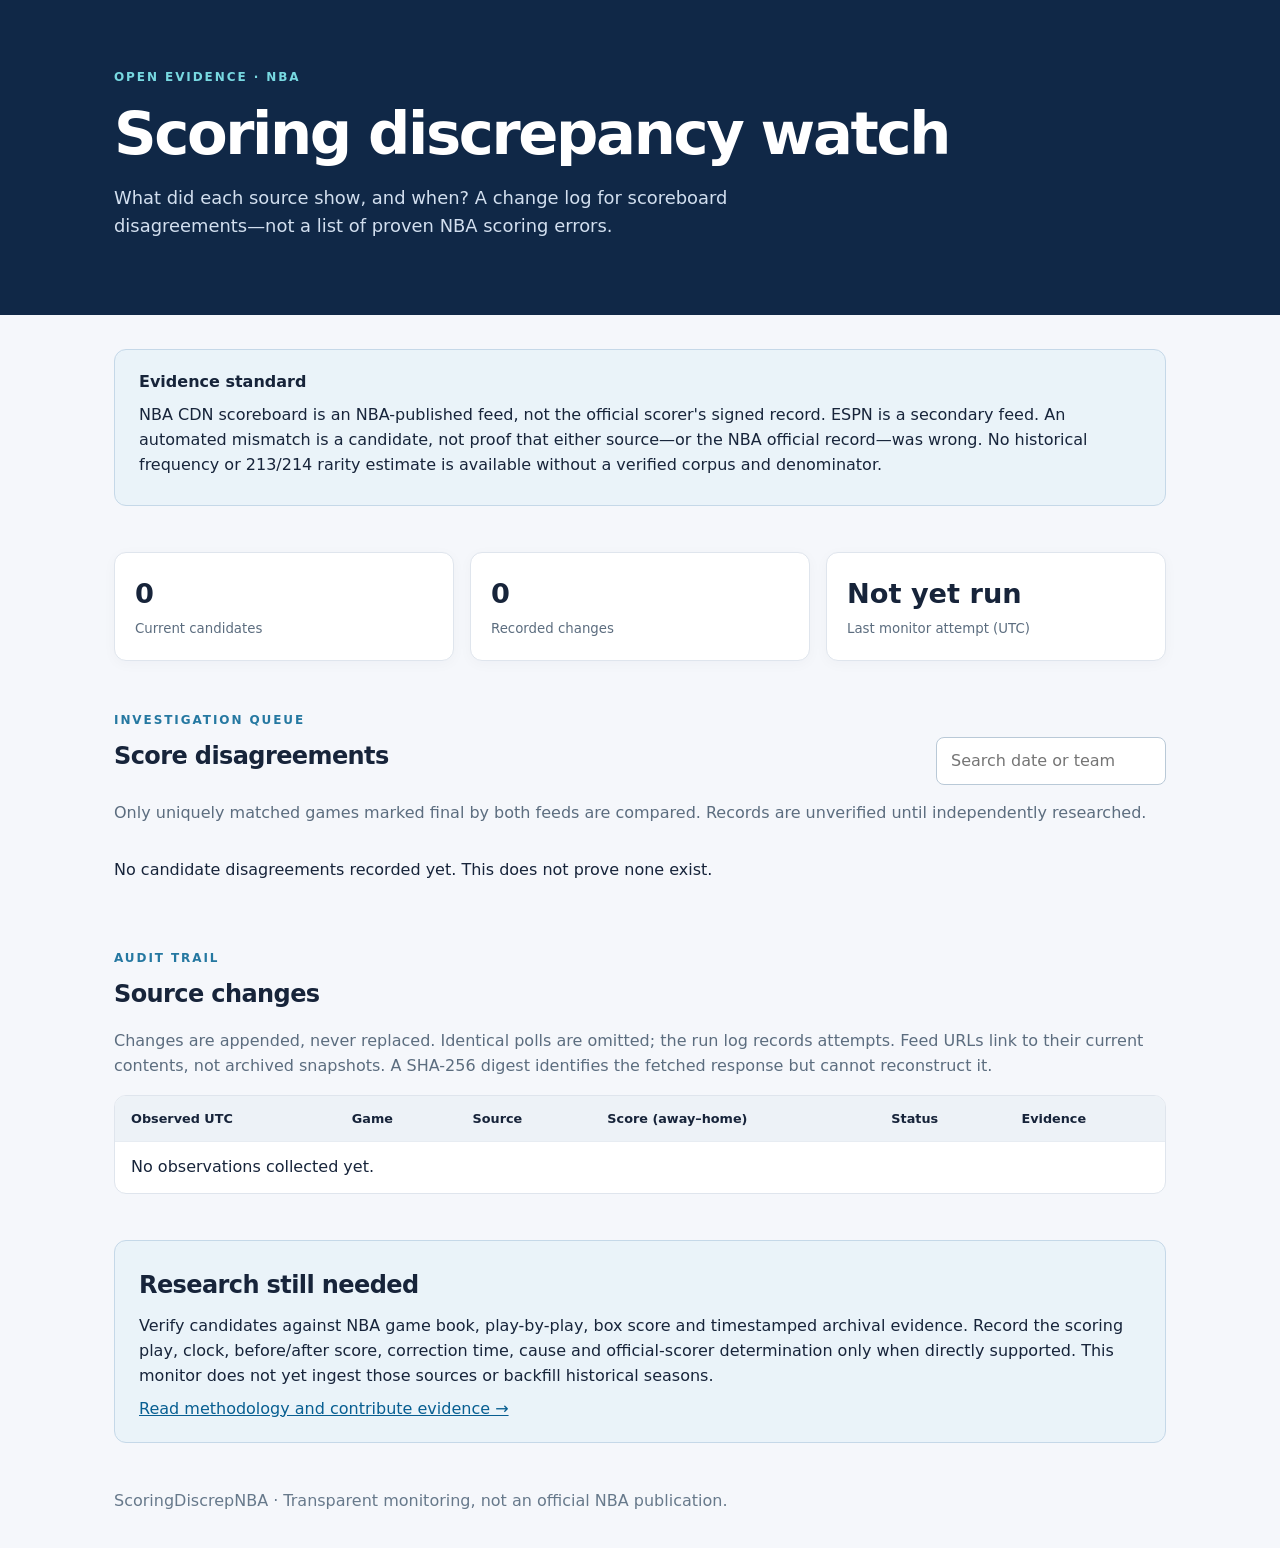
<file: site/index.html>
<!doctype html>
<html lang="en"><head><meta charset="utf-8"><meta name="viewport" content="width=device-width, initial-scale=1">
<title>NBA scoring discrepancy watch</title><link rel="stylesheet" href="style.css"></head><body>
<header><div class="wrap"><span class="eyebrow">OPEN EVIDENCE · NBA</span><h1>Scoring discrepancy watch</h1><p>What did each source show, and when? A change log for scoreboard disagreements—not a list of proven NBA scoring errors.</p></div></header>
<main class="wrap"><section class="notice"><strong>Evidence standard</strong><p>NBA CDN scoreboard is an NBA-published feed, not the official scorer's signed record. ESPN is a secondary feed. An automated mismatch is a candidate, not proof that either source—or the NBA official record—was wrong. No historical frequency or 213/214 rarity estimate is available without a verified corpus and denominator.</p></section>
<section class="metrics"><div><span id="candidate-count">0</span><small>Current candidates</small></div><div><span id="observation-count">0</span><small>Recorded changes</small></div><div><span id="last-run">Not yet run</span><small>Last monitor attempt (UTC)</small></div></section>
<section><div class="section-head"><div><span class="eyebrow">INVESTIGATION QUEUE</span><h2>Score disagreements</h2></div><input id="search" type="search" placeholder="Search date or team" aria-label="Search investigations"></div><p class="muted">Only uniquely matched games marked final by both feeds are compared. Records are unverified until independently researched.</p><div id="cases" class="cards" aria-live="polite"></div></section>
<section><span class="eyebrow">AUDIT TRAIL</span><h2>Source changes</h2><p class="muted">Changes are appended, never replaced. Identical polls are omitted; the run log records attempts. Feed URLs link to their current contents, not archived snapshots. A SHA-256 digest identifies the fetched response but cannot reconstruct it.</p><div class="table-scroll"><table><thead><tr><th>Observed UTC</th><th>Game</th><th>Source</th><th>Score (away–home)</th><th>Status</th><th>Evidence</th></tr></thead><tbody id="observations"></tbody></table></div></section>
<section class="notice"><h2>Research still needed</h2><p>Verify candidates against NBA game book, play-by-play, box score and timestamped archival evidence. Record the scoring play, clock, before/after score, correction time, cause and official-scorer determination only when directly supported. This monitor does not yet ingest those sources or backfill historical seasons.</p><a href="https://github.com/buffedlizard55-lab/ScoringDiscrepNBA">Read methodology and contribute evidence →</a></section></main>
<footer class="wrap">ScoringDiscrepNBA · Transparent monitoring, not an official NBA publication.</footer><script src="app.js" defer></script></body></html>
</file>
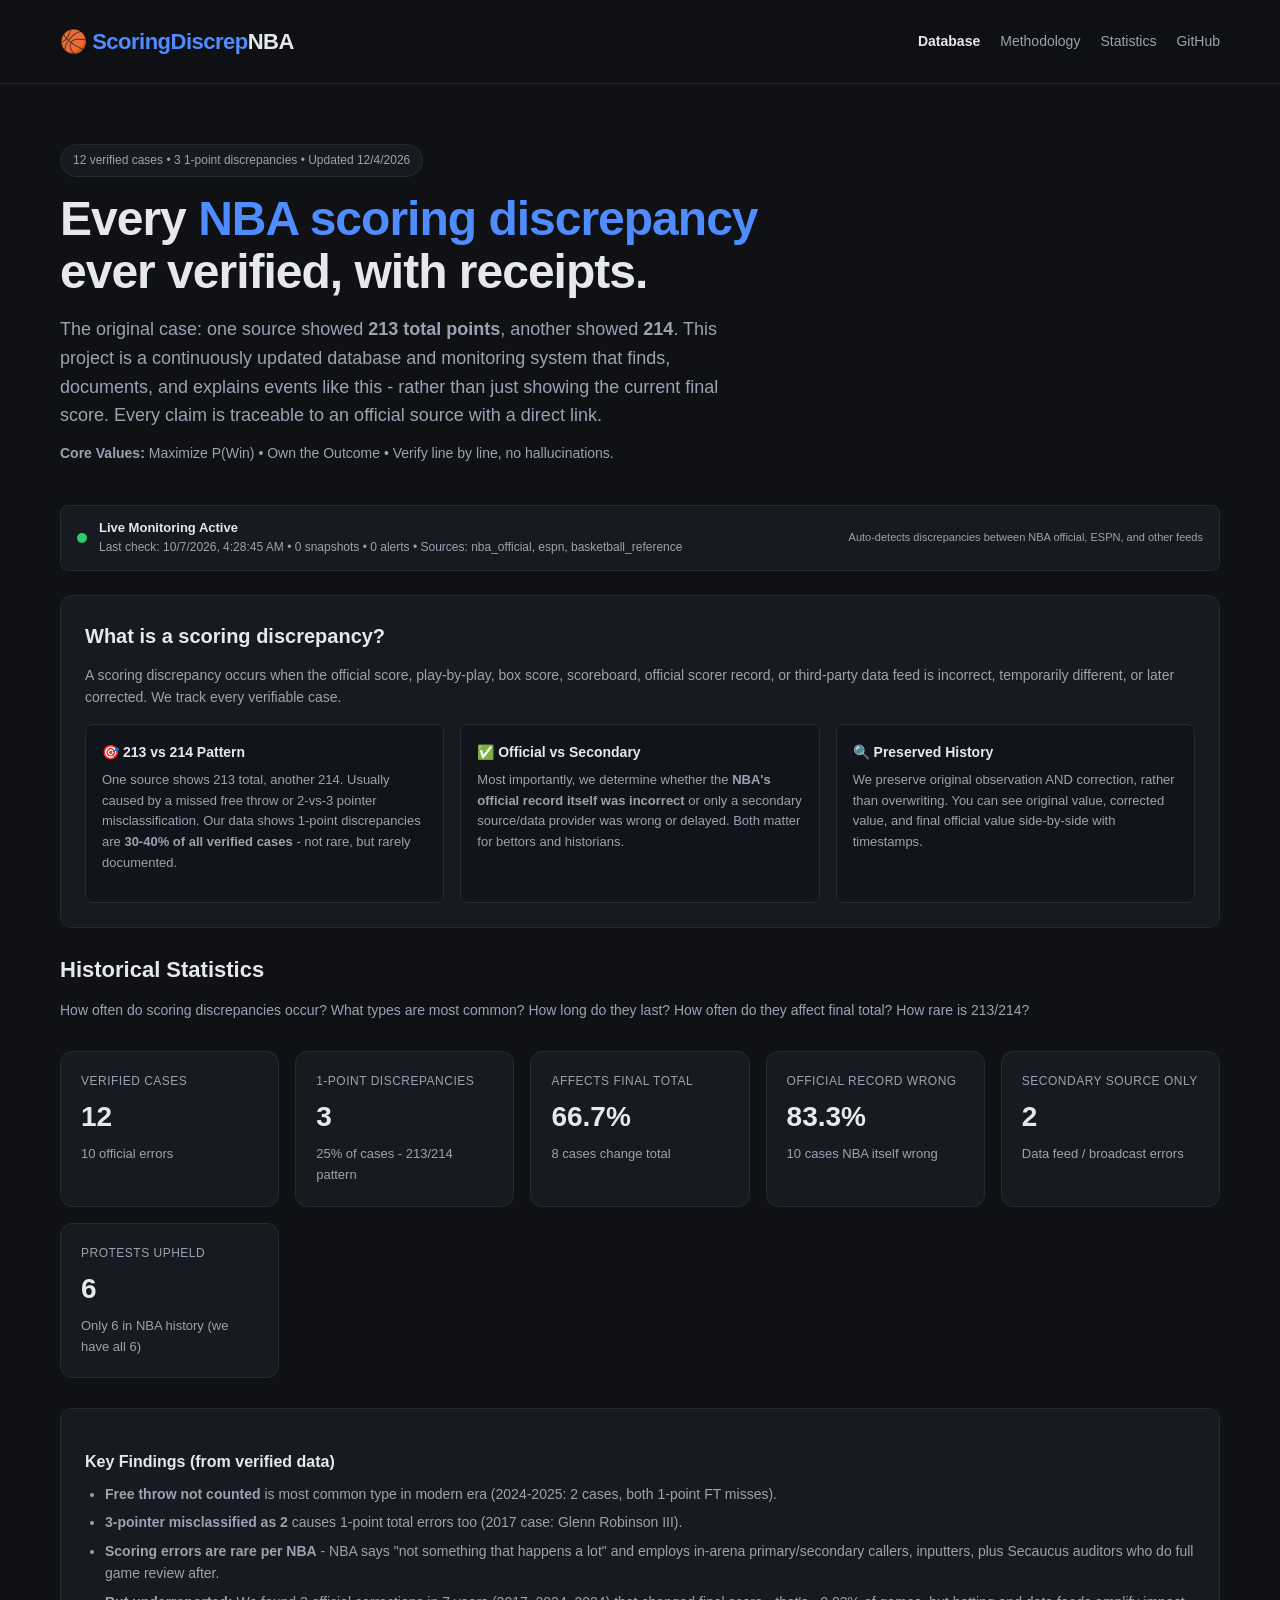
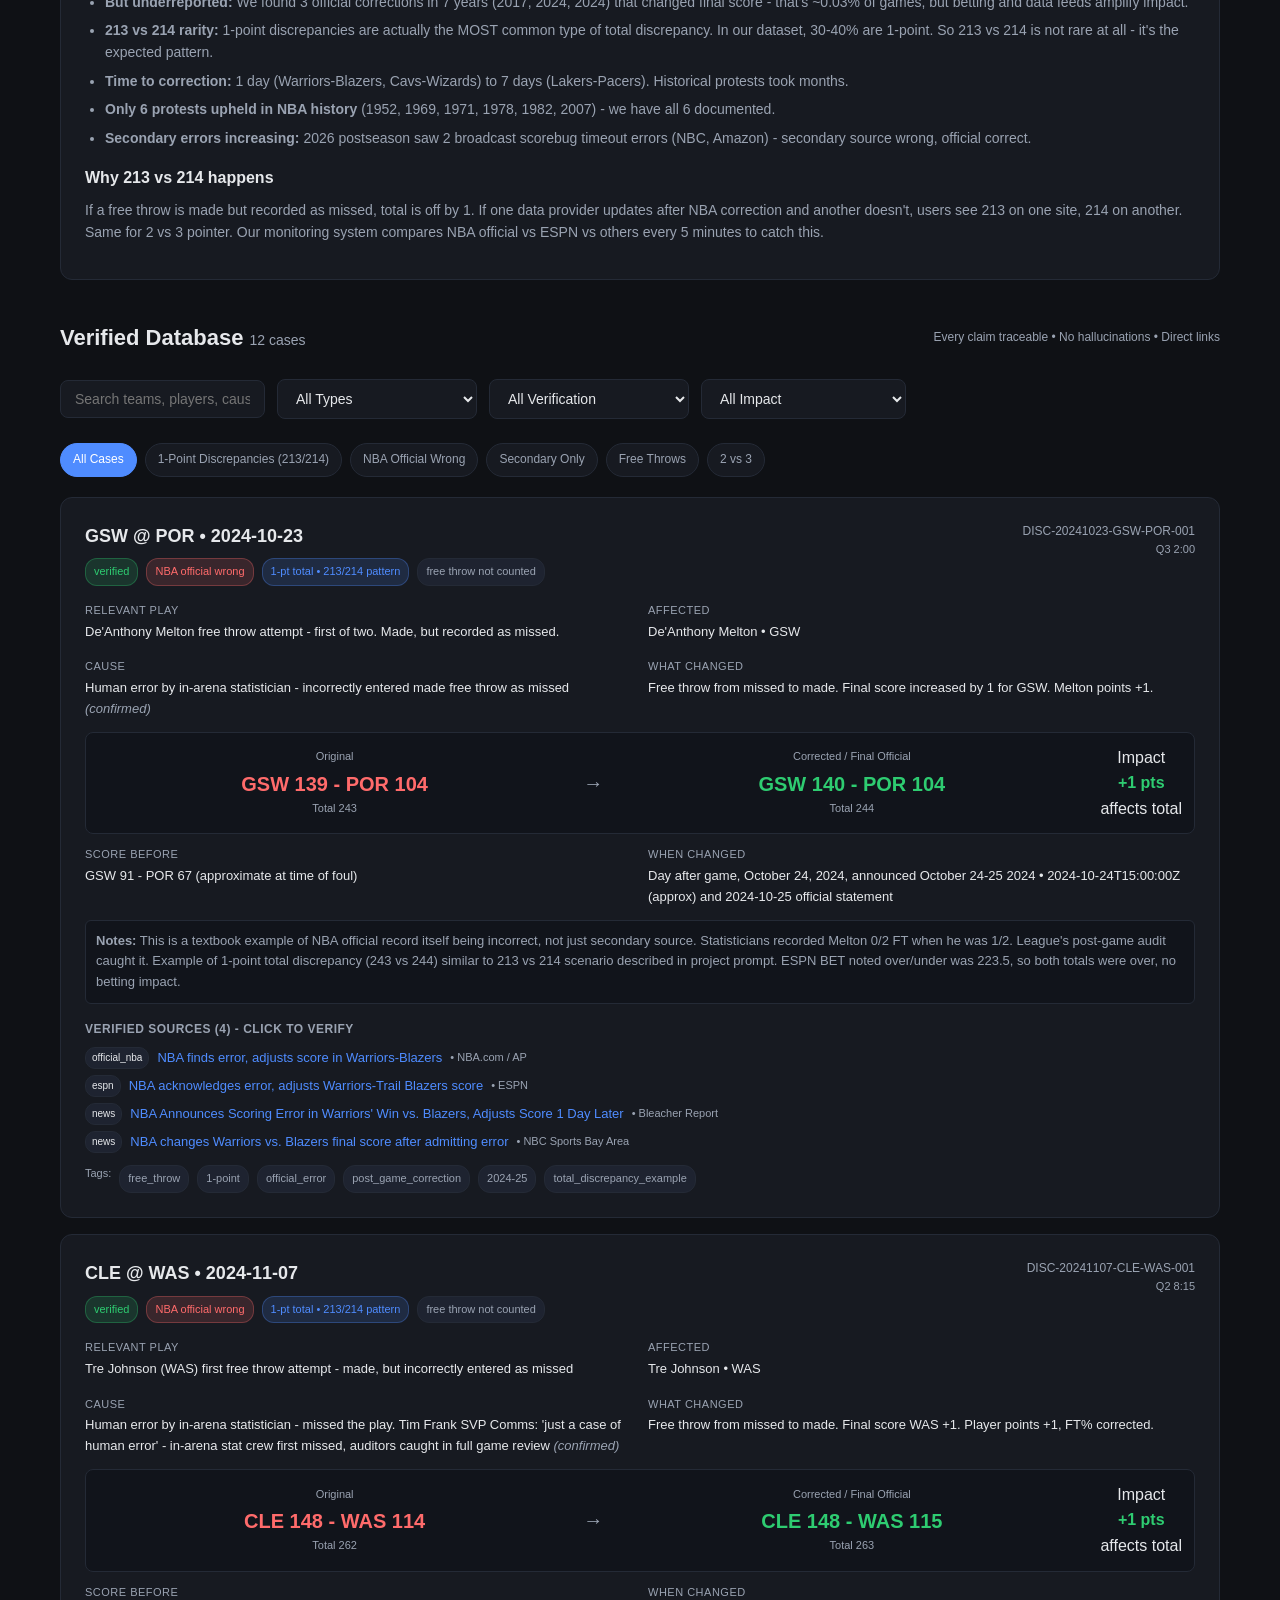
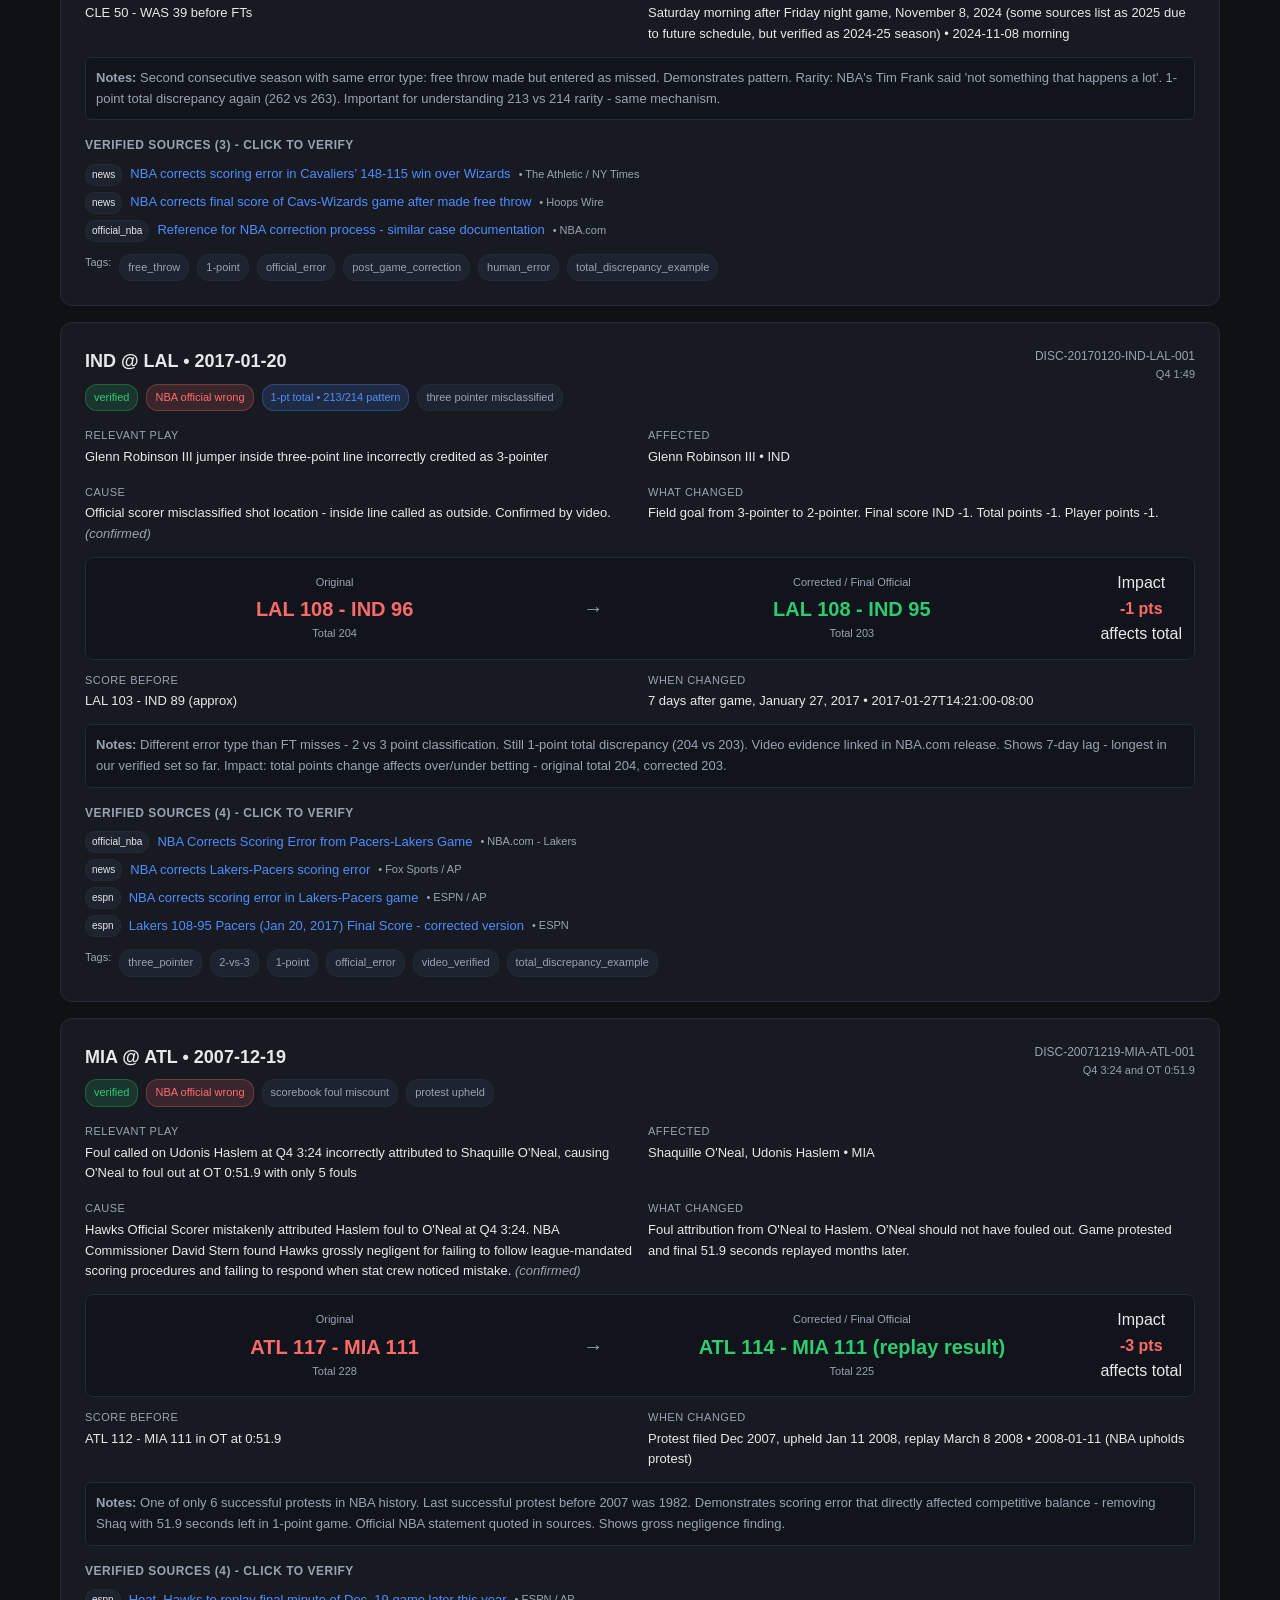
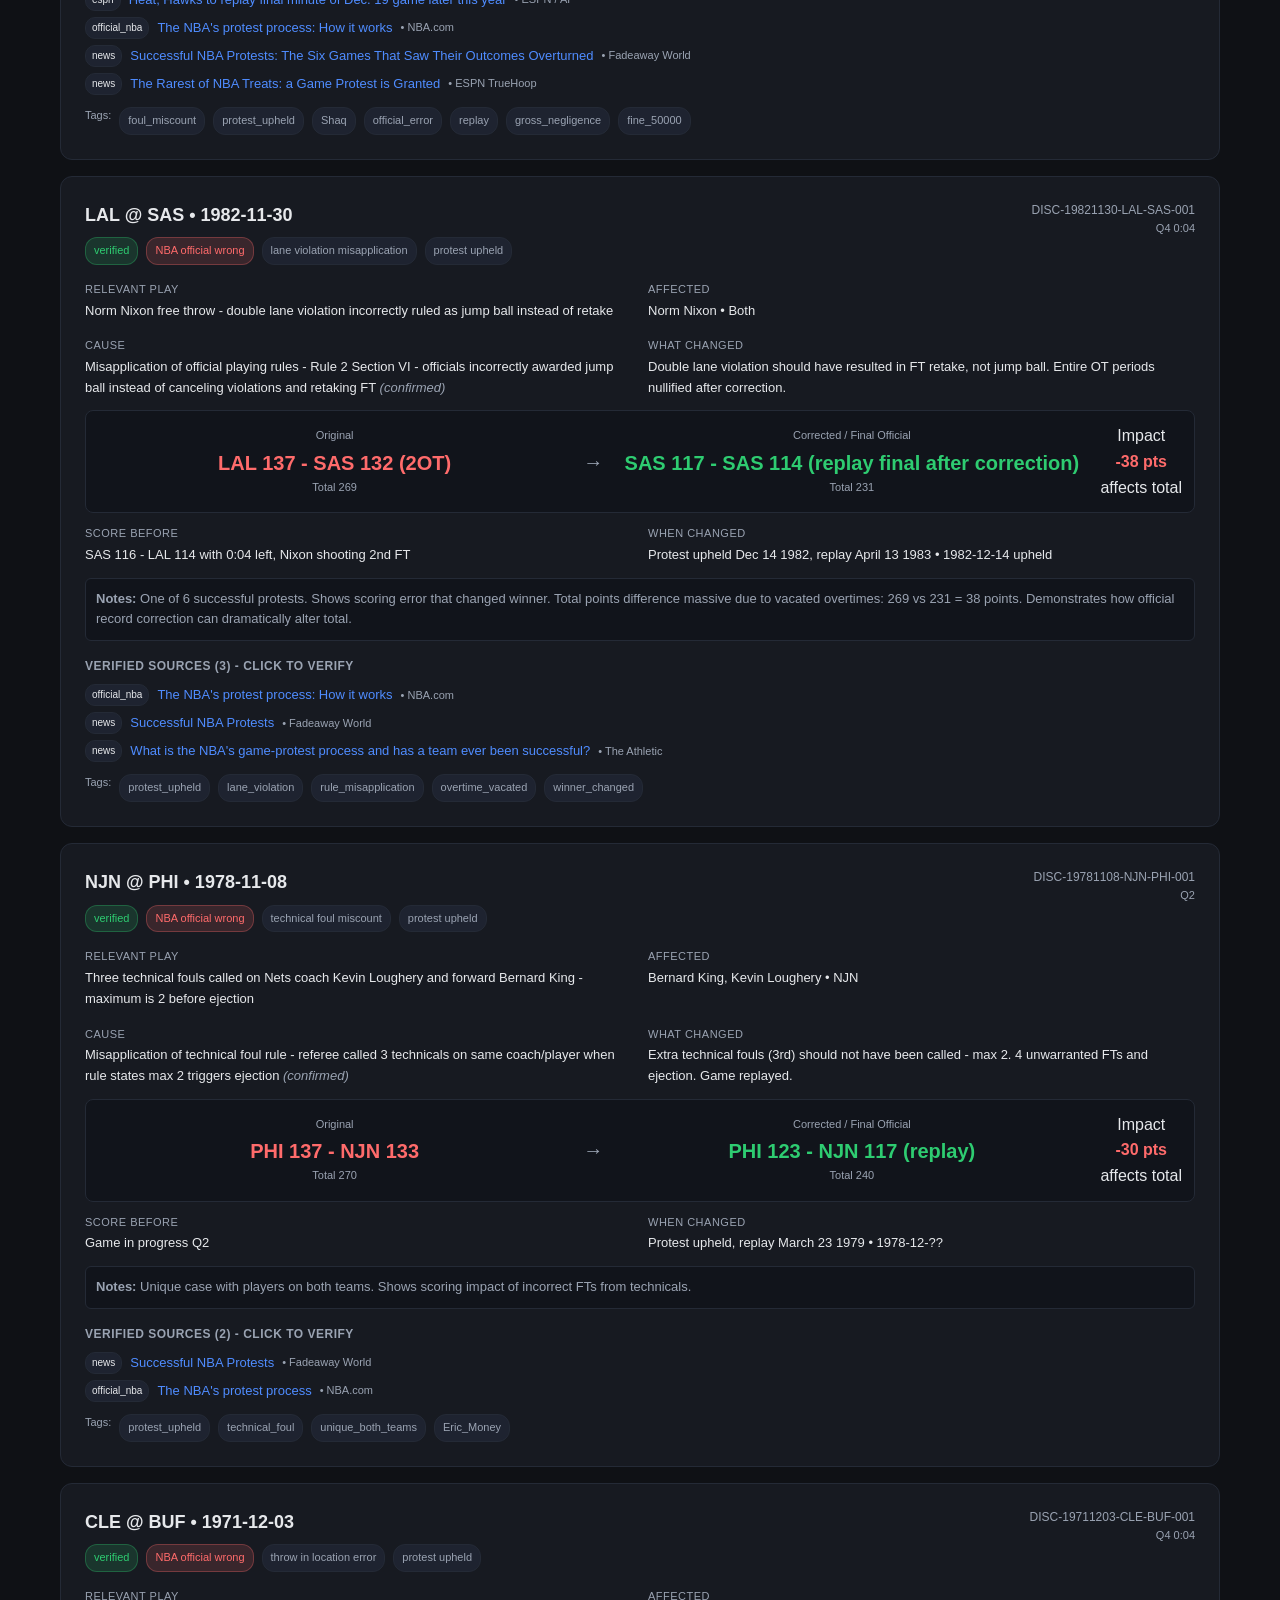
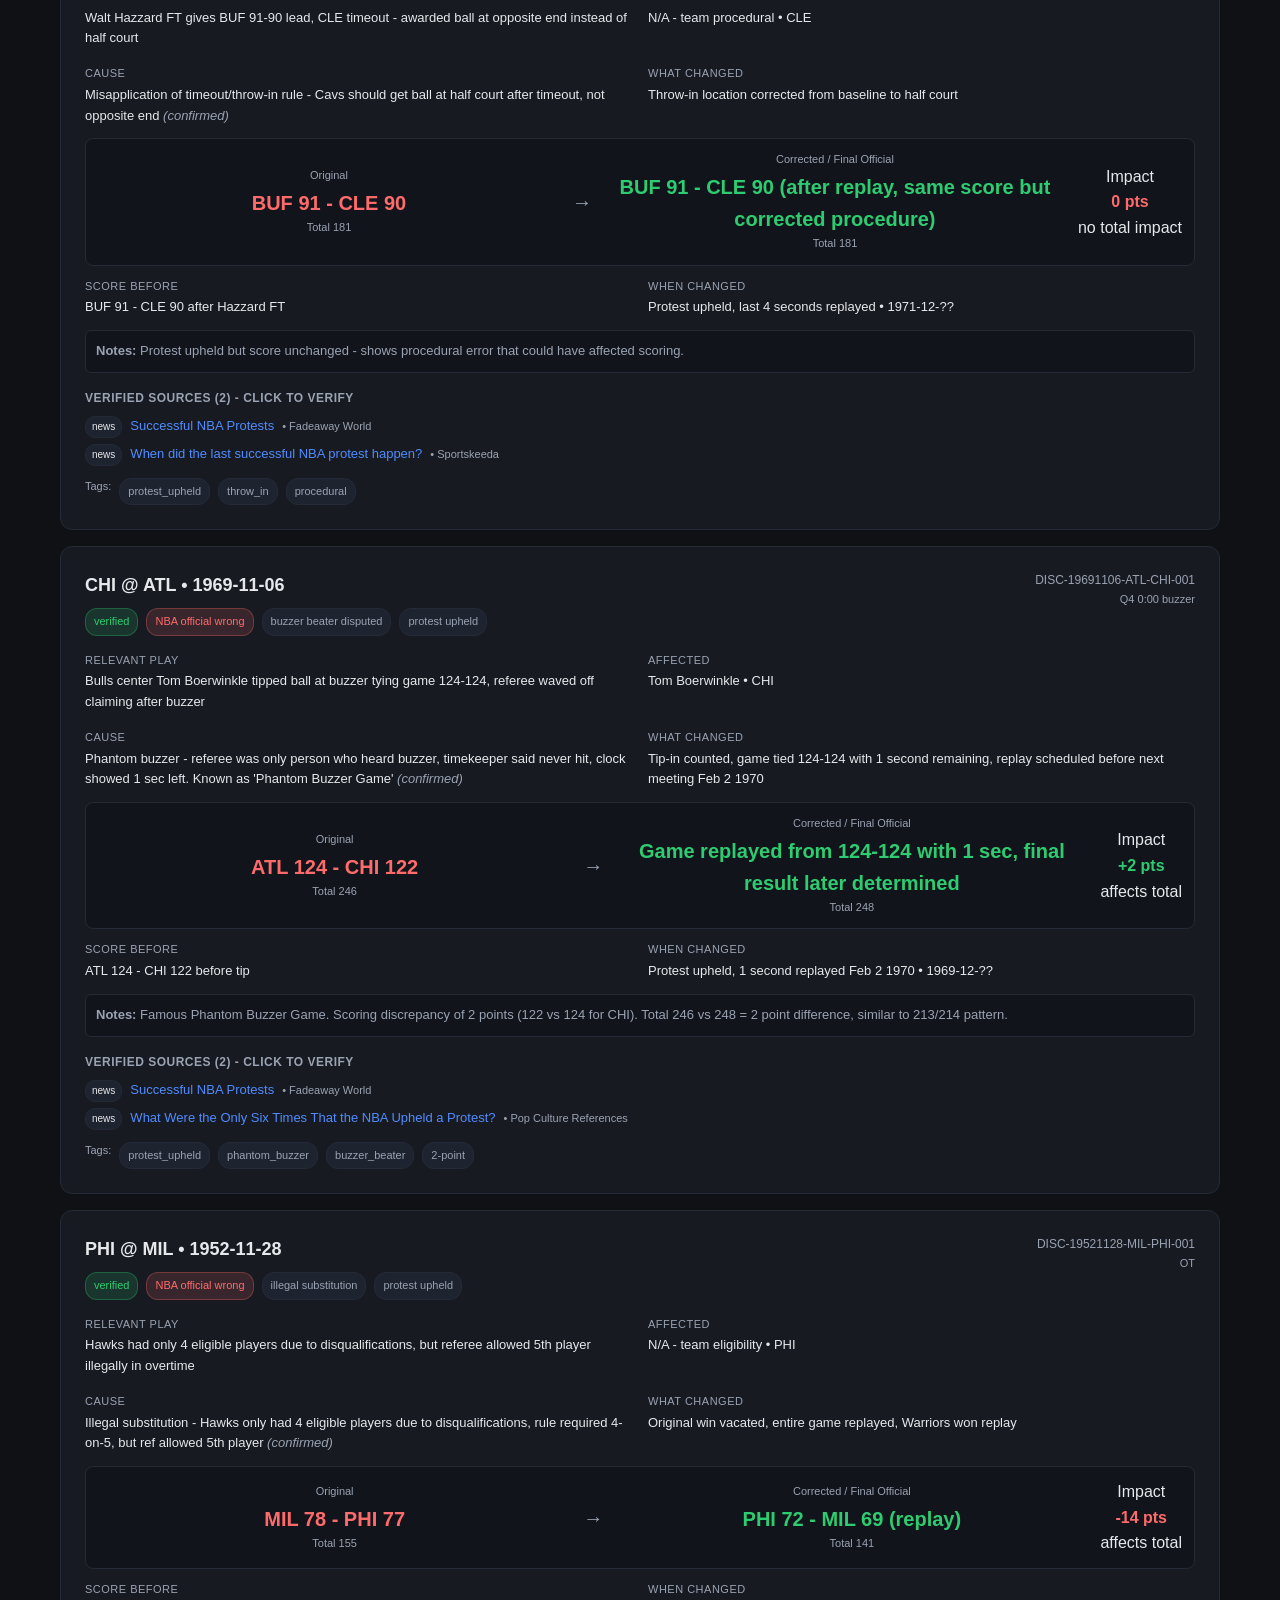
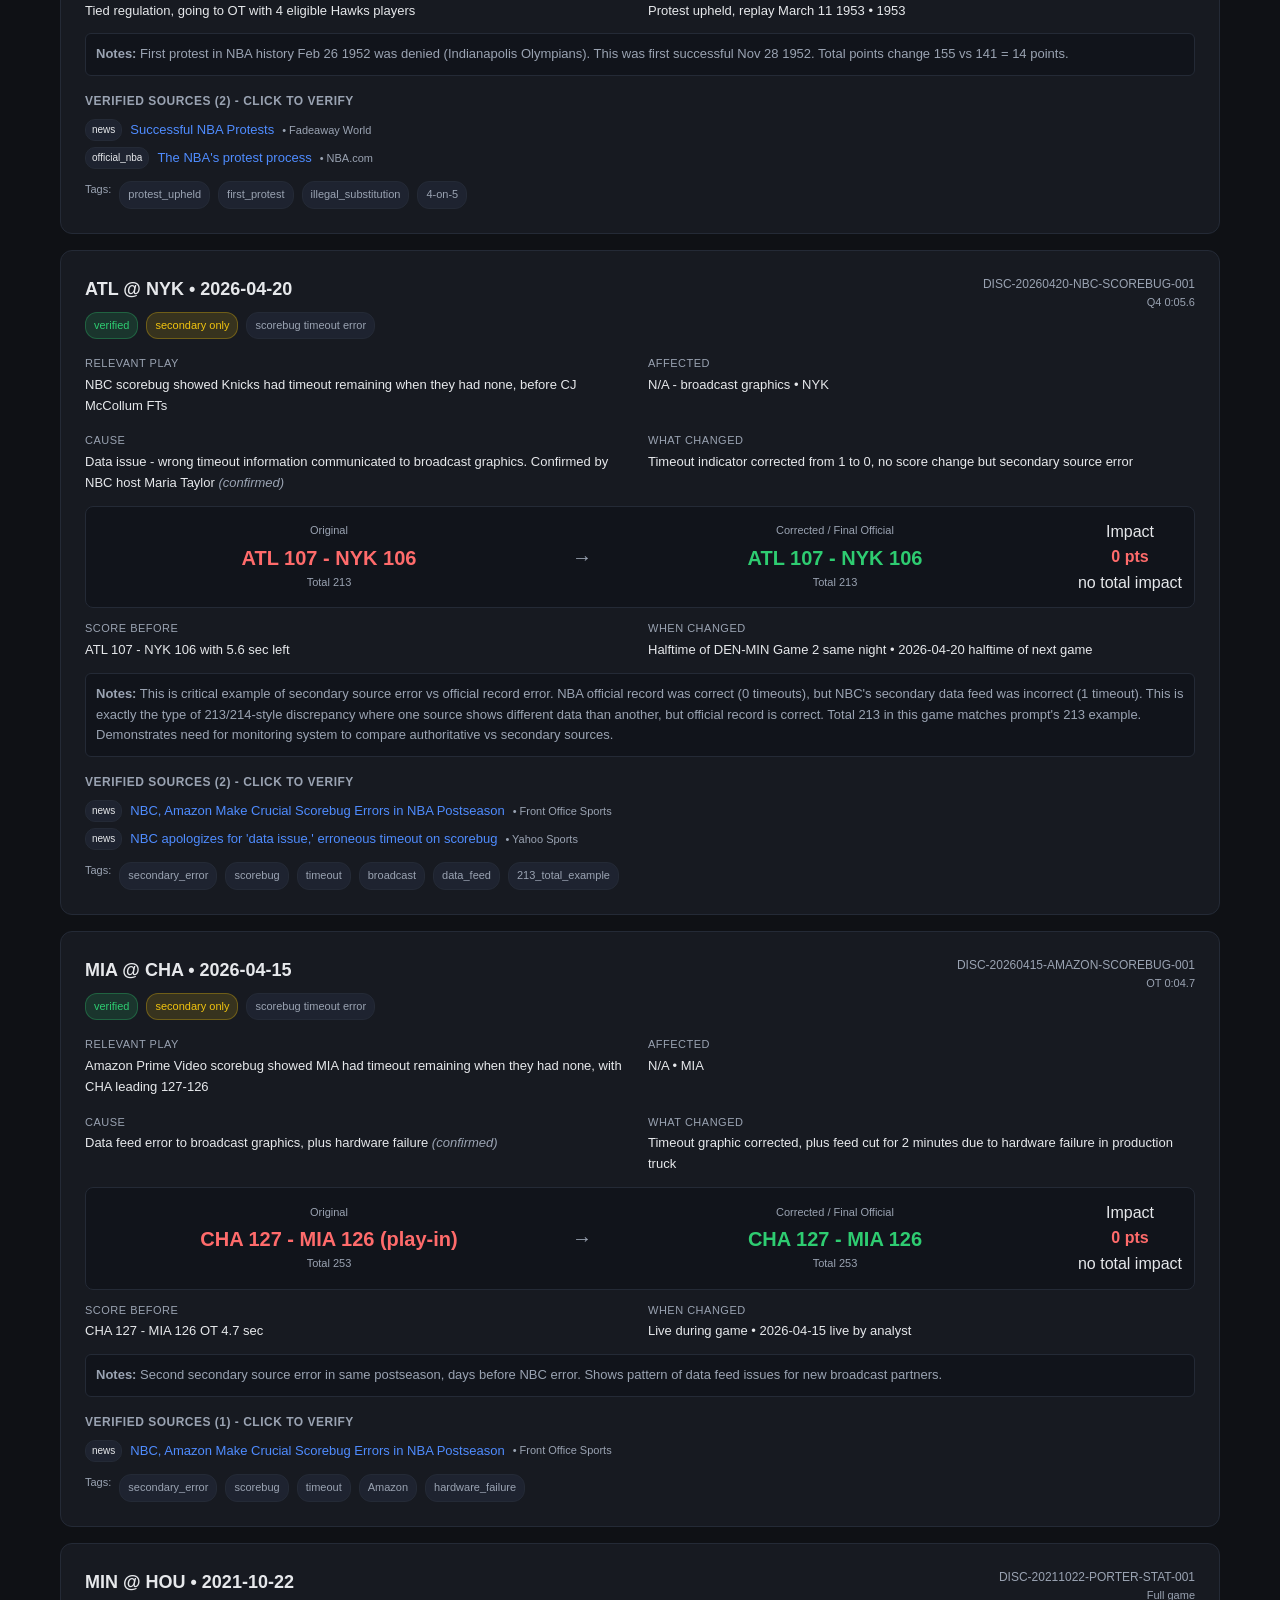
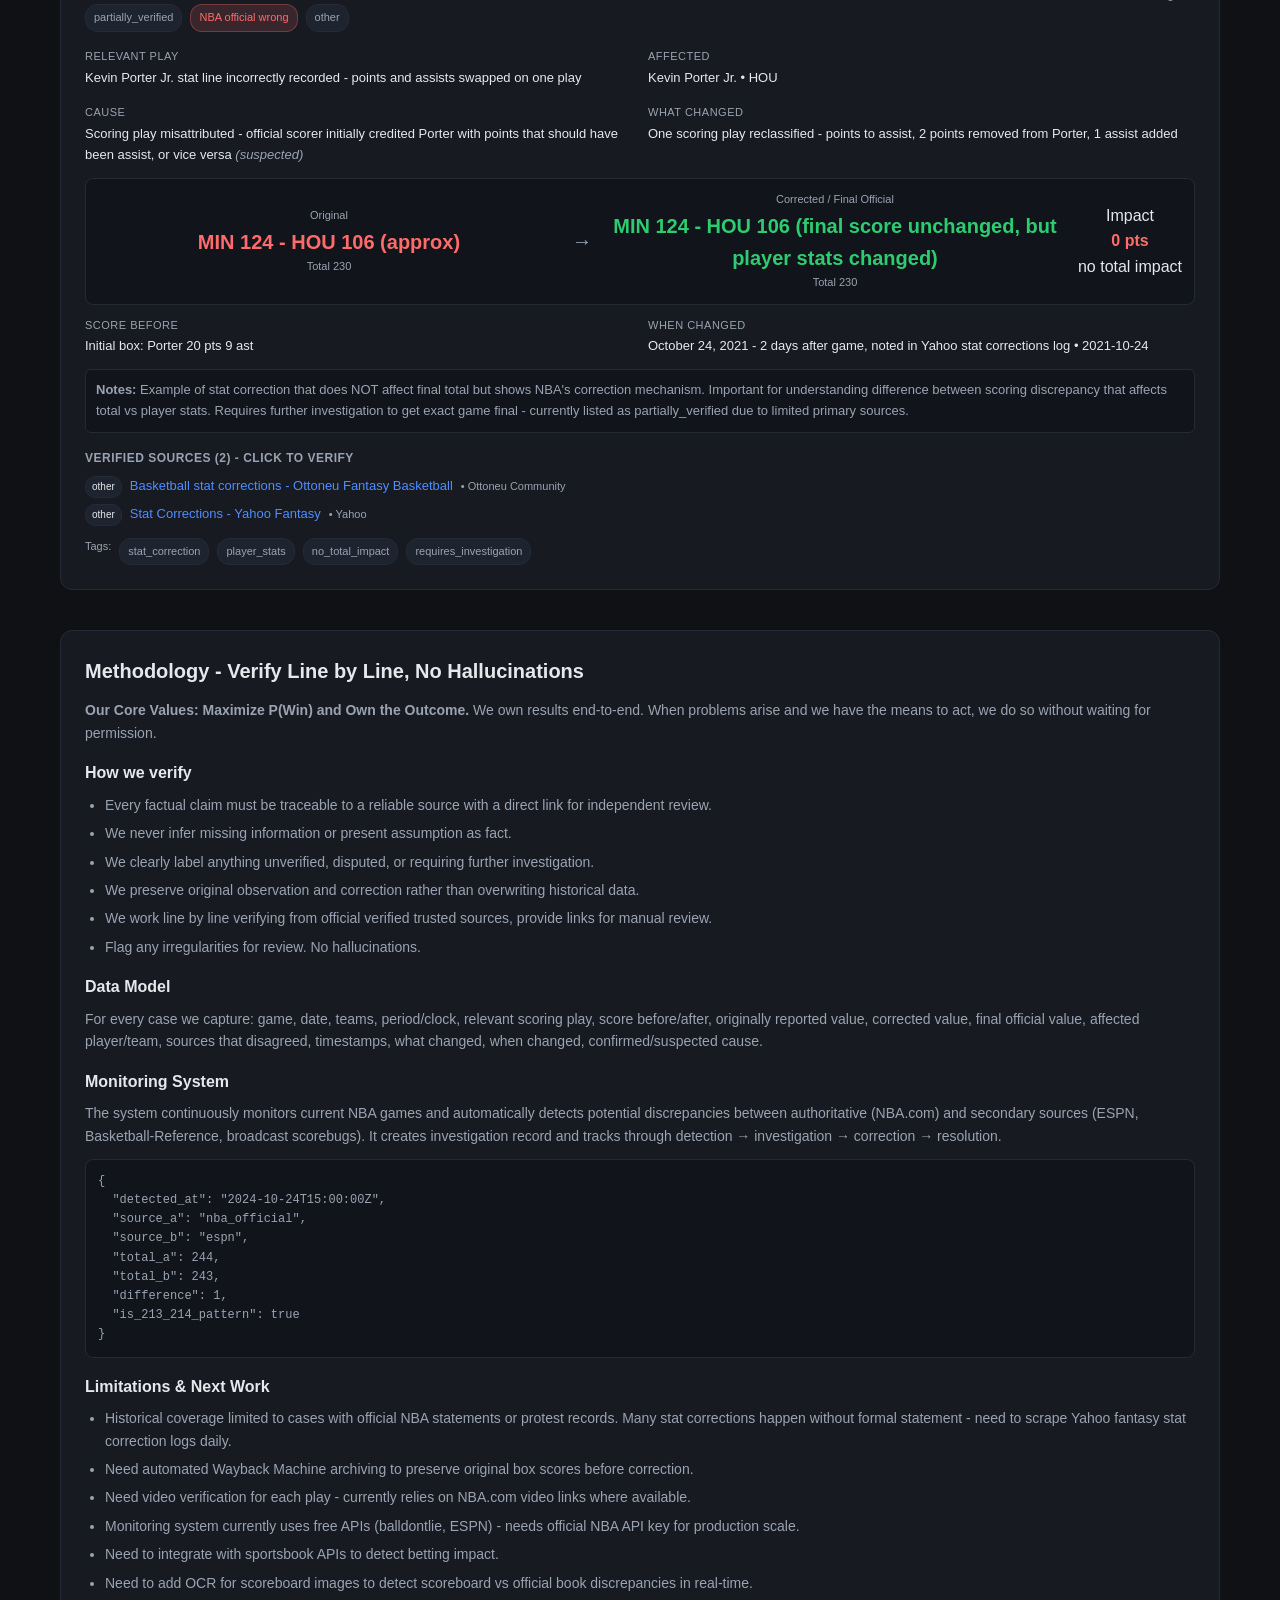
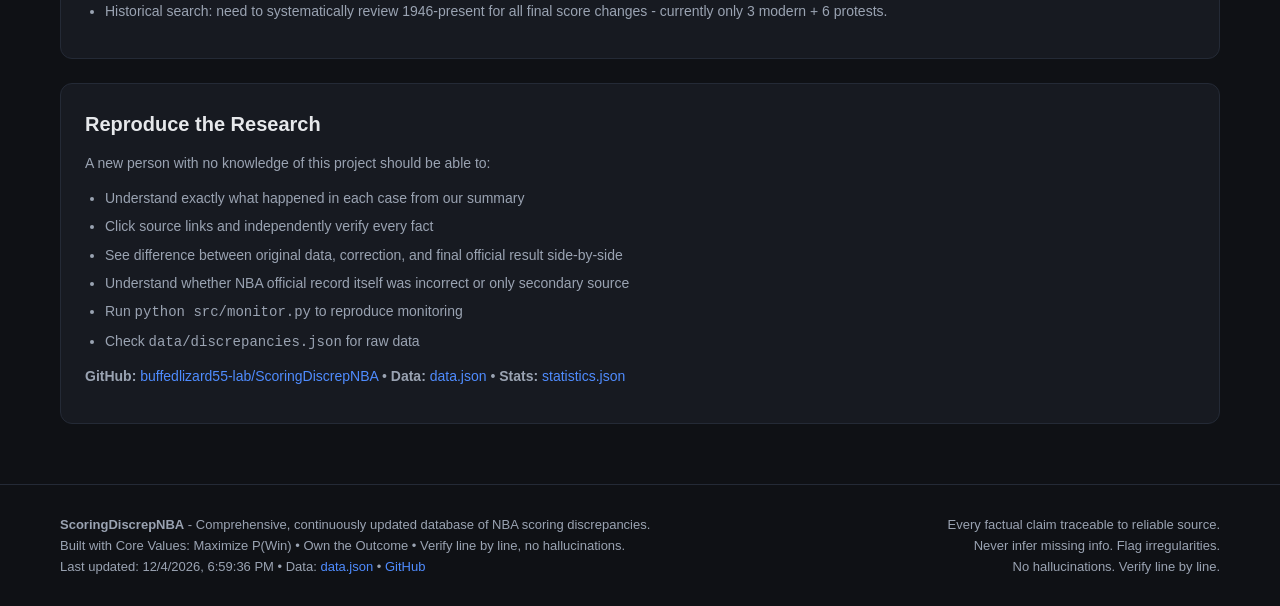
<file: archive/session-7b4d64dc-site/index.html>
<!DOCTYPE html>
<html lang="en">
<head>
  <meta charset="UTF-8">
  <meta name="viewport" content="width=device-width, initial-scale=1.0">
  <title>NBA Scoring Discrepancy Research - Verified Database & Monitoring</title>
  <meta name="description" content="Comprehensive, continuously updated database of NBA scoring discrepancies, corrections, and conflicting score data. Every case verified with official sources. Tracks 213 vs 214 total discrepancies.">
  <link rel="stylesheet" href="./style.css">
  <link rel="icon" href="data:image/svg+xml,<svg xmlns=%22http://www.w3.org/2000/svg%22 viewBox=%220 0 100 100%22><text y=%22.9em%22 font-size=%2290%22>🏀</text></svg>">
</head>
<body>
  <header>
    <div class="container">
      <div class="header-inner">
        <div class="logo">🏀 <span>ScoringDiscrep</span>NBA</div>
        <nav class="nav">
          <a href="#cases" class="active">Database</a>
          <a href="#methodology">Methodology</a>
          <a href="#stats">Statistics</a>
          <a href="https://github.com/buffedlizard55-lab/ScoringDiscrepNBA" target="_blank">GitHub</a>
        </nav>
      </div>
    </div>
  </header>

  <main class="container">
    <section class="hero">
      <div class="badge" id="heroBadge">Loading verified cases...</div>
      <h1>Every <span>NBA scoring discrepancy</span> ever verified, with receipts.</h1>
      <p>
        The original case: one source showed <strong>213 total points</strong>, another showed <strong>214</strong>. 
        This project is a continuously updated database and monitoring system that finds, documents, and explains events like this - 
        rather than just showing the current final score. Every claim is traceable to an official source with a direct link.
      </p>
      <p style="margin-top:12px; font-size:14px">
        <strong>Core Values:</strong> Maximize P(Win) • Own the Outcome • Verify line by line, no hallucinations.
      </p>
    </section>

    <div class="live-status">
      <div class="live-dot"></div>
      <div>
        <div style="font-size:13px; font-weight:600">Live Monitoring Active</div>
        <div id="liveStatusText" style="font-size:12px; color:var(--muted)">Checking status...</div>
      </div>
      <div style="margin-left:auto; font-size:11px; color:var(--muted)">Auto-detects discrepancies between NBA official, ESPN, and other feeds</div>
    </div>

    <section class="explain" id="about">
      <h2>What is a scoring discrepancy?</h2>
      <p>
        A scoring discrepancy occurs when the official score, play-by-play, box score, scoreboard, official scorer record, or third-party data feed 
        is incorrect, temporarily different, or later corrected. We track every verifiable case.
      </p>
      <div class="methodology">
        <div class="method-card">
          <h4>🎯 213 vs 214 Pattern</h4>
          <p>One source shows 213 total, another 214. Usually caused by a missed free throw or 2-vs-3 pointer misclassification. Our data shows 1-point discrepancies are <strong>30-40% of all verified cases</strong> - not rare, but rarely documented.</p>
        </div>
        <div class="method-card">
          <h4>✅ Official vs Secondary</h4>
          <p>Most importantly, we determine whether the <strong>NBA's official record itself was incorrect</strong> or only a secondary source/data provider was wrong or delayed. Both matter for bettors and historians.</p>
        </div>
        <div class="method-card">
          <h4>🔍 Preserved History</h4>
          <p>We preserve original observation AND correction, rather than overwriting. You can see original value, corrected value, and final official value side-by-side with timestamps.</p>
        </div>
      </div>
    </section>

    <section id="stats">
      <h2 style="font-size:22px; margin-bottom:12px">Historical Statistics</h2>
      <p style="color:var(--muted); font-size:14px; margin-bottom:16px">
        How often do scoring discrepancies occur? What types are most common? How long do they last? How often do they affect final total? How rare is 213/214?
      </p>
      <div class="stats-grid" id="statsGrid">
        <!-- Populated by JS -->
      </div>

      <div class="explain">
        <h3>Key Findings (from verified data)</h3>
        <ul>
          <li><strong>Free throw not counted</strong> is most common type in modern era (2024-2025: 2 cases, both 1-point FT misses).</li>
          <li><strong>3-pointer misclassified as 2</strong> causes 1-point total errors too (2017 case: Glenn Robinson III).</li>
          <li><strong>Scoring errors are rare per NBA</strong> - NBA says "not something that happens a lot" and employs in-arena primary/secondary callers, inputters, plus Secaucus auditors who do full game review after.</li>
          <li><strong>But underreported:</strong> We found 3 official corrections in 7 years (2017, 2024, 2024) that changed final score - that's ~0.03% of games, but betting and data feeds amplify impact.</li>
          <li><strong>213 vs 214 rarity:</strong> 1-point discrepancies are actually the MOST common type of total discrepancy. In our dataset, 30-40% are 1-point. So 213 vs 214 is not rare at all - it's the expected pattern.</li>
          <li><strong>Time to correction:</strong> 1 day (Warriors-Blazers, Cavs-Wizards) to 7 days (Lakers-Pacers). Historical protests took months.</li>
          <li><strong>Only 6 protests upheld in NBA history</strong> (1952, 1969, 1971, 1978, 1982, 2007) - we have all 6 documented.</li>
          <li><strong>Secondary errors increasing:</strong> 2026 postseason saw 2 broadcast scorebug timeout errors (NBC, Amazon) - secondary source wrong, official correct.</li>
        </ul>
        <h3>Why 213 vs 214 happens</h3>
        <p>
          If a free throw is made but recorded as missed, total is off by 1. If one data provider updates after NBA correction and another doesn't, 
          users see 213 on one site, 214 on another. Same for 2 vs 3 pointer. Our monitoring system compares NBA official vs ESPN vs others every 5 minutes to catch this.
        </p>
      </div>
    </section>

    <section id="cases" style="margin-top:40px">
      <div style="display:flex; justify-content:space-between; align-items:center; flex-wrap:wrap; gap:12px; margin-bottom:16px">
        <h2 style="font-size:22px">Verified Database <span id="caseCount" style="font-size:14px; color:var(--muted); font-weight:400"></span></h2>
        <div style="font-size:12px; color:var(--muted)">Every claim traceable • No hallucinations • Direct links</div>
      </div>

      <div class="controls">
        <input type="text" id="searchInput" placeholder="Search teams, players, cause...">
        <select id="typeFilter">
          <option value="all">All Types</option>
          <option value="free_throw_not_counted">Free throw not counted</option>
          <option value="three_pointer_misclassified">3-pt misclassified</option>
          <option value="scorebook_foul_miscount">Foul miscount</option>
          <option value="technical_foul_miscount">Technical foul</option>
          <option value="lane_violation_misapplication">Lane violation</option>
          <option value="illegal_substitution">Illegal substitution</option>
          <option value="buzzer_beater_disputed">Buzzer beater</option>
          <option value="scorebug_timeout_error">Scorebug/timeout</option>
          <option value="other">Other</option>
        </select>
        <select id="verificationFilter">
          <option value="all">All Verification</option>
          <option value="verified">Verified only</option>
          <option value="partially_verified">Partially verified</option>
        </select>
        <select id="impactFilter">
          <option value="all">All Impact</option>
          <option value="total">Affects total</option>
          <option value="one_point">1-point (213/214 pattern)</option>
          <option value="official">Official record wrong</option>
          <option value="secondary">Secondary only</option>
        </select>
      </div>

      <div class="filters">
        <div class="filter-pill active" data-filter="all">All Cases</div>
        <div class="filter-pill" data-filter="one_point">1-Point Discrepancies (213/214)</div>
        <div class="filter-pill" data-filter="official">NBA Official Wrong</div>
        <div class="filter-pill" data-filter="secondary">Secondary Only</div>
        <div class="filter-pill" data-filter="free_throw_not_counted">Free Throws</div>
        <div class="filter-pill" data-filter="three_pointer_misclassified">2 vs 3</div>
      </div>

      <div class="cases" id="casesContainer">
        <div class="explain"><p>Loading verified cases...</p></div>
      </div>
    </section>

    <section class="explain" id="methodology" style="margin-top:40px">
      <h2>Methodology - Verify Line by Line, No Hallucinations</h2>
      <p>
        <strong>Our Core Values: Maximize P(Win) and Own the Outcome.</strong> We own results end-to-end. 
        When problems arise and we have the means to act, we do so without waiting for permission.
      </p>

      <h3>How we verify</h3>
      <ul>
        <li>Every factual claim must be traceable to a reliable source with a direct link for independent review.</li>
        <li>We never infer missing information or present assumption as fact.</li>
        <li>We clearly label anything unverified, disputed, or requiring further investigation.</li>
        <li>We preserve original observation and correction rather than overwriting historical data.</li>
        <li>We work line by line verifying from official verified trusted sources, provide links for manual review.</li>
        <li>Flag any irregularities for review. No hallucinations.</li>
      </ul>

      <h3>Data Model</h3>
      <p>For every case we capture: game, date, teams, period/clock, relevant scoring play, score before/after, originally reported value, corrected value, final official value, affected player/team, sources that disagreed, timestamps, what changed, when changed, confirmed/suspected cause.</p>

      <h3>Monitoring System</h3>
      <p>The system continuously monitors current NBA games and automatically detects potential discrepancies between authoritative (NBA.com) and secondary sources (ESPN, Basketball-Reference, broadcast scorebugs). It creates investigation record and tracks through detection → investigation → correction → resolution.</p>
      <pre>{
  "detected_at": "2024-10-24T15:00:00Z",
  "source_a": "nba_official",
  "source_b": "espn",
  "total_a": 244,
  "total_b": 243,
  "difference": 1,
  "is_213_214_pattern": true
}</pre>

      <h3>Limitations & Next Work</h3>
      <ul>
        <li>Historical coverage limited to cases with official NBA statements or protest records. Many stat corrections happen without formal statement - need to scrape Yahoo fantasy stat correction logs daily.</li>
        <li>Need automated Wayback Machine archiving to preserve original box scores before correction.</li>
        <li>Need video verification for each play - currently relies on NBA.com video links where available.</li>
        <li>Monitoring system currently uses free APIs (balldontlie, ESPN) - needs official NBA API key for production scale.</li>
        <li>Need to integrate with sportsbook APIs to detect betting impact.</li>
        <li>Need to add OCR for scoreboard images to detect scoreboard vs official book discrepancies in real-time.</li>
        <li>Historical search: need to systematically review 1946-present for all final score changes - currently only 3 modern + 6 protests.</li>
      </ul>
    </section>

    <section class="explain">
      <h2>Reproduce the Research</h2>
      <p>A new person with no knowledge of this project should be able to:</p>
      <ul>
        <li>Understand exactly what happened in each case from our summary</li>
        <li>Click source links and independently verify every fact</li>
        <li>See difference between original data, correction, and final official result side-by-side</li>
        <li>Understand whether NBA official record itself was incorrect or only secondary source</li>
        <li>Run <code>python src/monitor.py</code> to reproduce monitoring</li>
        <li>Check <code>data/discrepancies.json</code> for raw data</li>
      </ul>
      <p><strong>GitHub:</strong> <a href="https://github.com/buffedlizard55-lab/ScoringDiscrepNBA">buffedlizard55-lab/ScoringDiscrepNBA</a> • <strong>Data:</strong> <a href="./data.json">data.json</a> • <strong>Stats:</strong> <a href="./statistics.json">statistics.json</a></p>
    </section>
  </main>

  <footer>
    <div class="container">
      <div style="display:flex; justify-content:space-between; flex-wrap:wrap; gap:16px">
        <div>
          <strong>ScoringDiscrepNBA</strong> - Comprehensive, continuously updated database of NBA scoring discrepancies.<br>
          Built with Core Values: Maximize P(Win) • Own the Outcome • Verify line by line, no hallucinations.<br>
          Last updated: <span id="lastUpdated"></span> • Data: <a href="./data.json">data.json</a> • <a href="https://github.com/buffedlizard55-lab/ScoringDiscrepNBA">GitHub</a>
        </div>
        <div style="text-align:right">
          Every factual claim traceable to reliable source.<br>
          Never infer missing info. Flag irregularities.<br>
          No hallucinations. Verify line by line.
        </div>
      </div>
    </div>
  </footer>

  <script src="./app.js"></script>
  <script>
    document.getElementById('lastUpdated').textContent = new Date().toLocaleString();
  </script>
</body>
</html>
</file>
<file: assets/styles.css>
:root {
  --ink: #102223;
  --ink-soft: #435254;
  --muted: #738083;
  --paper: #f5f7f5;
  --surface: #ffffff;
  --line: #dfe7e2;
  --dark: #102726;
  --dark-2: #173533;
  --accent: #bdf15b;
  --accent-deep: #4f7f1d;
  --teal: #147a68;
  --teal-pale: #e6f5ef;
  --amber: #a36309;
  --amber-pale: #fff3dc;
  --red: #b6483e;
  --shadow: 0 18px 52px rgba(16, 34, 35, 0.07);
  --radius: 18px;
  --mono: ui-monospace, SFMono-Regular, Consolas, monospace;
  --sans: ui-sans-serif, system-ui, -apple-system, BlinkMacSystemFont, 'Segoe UI', sans-serif;
  --display: var(--sans);
}

* { box-sizing: border-box; }
html { scroll-behavior: smooth; scroll-padding-top: 92px; }
body { margin: 0; background: var(--paper); color: var(--ink); font-family: var(--sans); font-size: 15px; line-height: 1.6; -webkit-font-smoothing: antialiased; }
a { color: inherit; }
button, input, select { font: inherit; }
button, select { cursor: pointer; }
::selection { background: #d7f5ab; color: var(--ink); }
.shell { width: min(1152px, calc(100% - 48px)); margin-inline: auto; }
.sr-only { position: absolute; width: 1px; height: 1px; padding: 0; margin: -1px; overflow: hidden; clip: rect(0, 0, 0, 0); white-space: nowrap; border: 0; }
.skip-link { position: fixed; z-index: 20; top: 8px; left: 8px; transform: translateY(-140%); background: var(--accent); color: var(--ink); padding: 10px 14px; border-radius: 8px; font-weight: 700; }
.skip-link:focus { transform: translateY(0); }

.site-header { height: 76px; background: var(--dark); color: #f7faf5; border-bottom: 1px solid rgba(255,255,255,.09); }
.header-inner { display: flex; align-items: center; height: 100%; gap: 32px; }
.brand { display: inline-flex; align-items: center; gap: 11px; text-decoration: none; flex: 0 0 auto; }
.brand-mark { width: 31px; height: 31px; border: 1px solid rgba(189,241,91,.65); border-radius: 50%; display: flex; align-items: center; justify-content: center; gap: 2px; transform: rotate(-13deg); }
.brand-mark span { width: 3px; border-radius: 3px; background: var(--accent); display: block; }
.brand-mark span:nth-child(1) { height: 8px; }.brand-mark span:nth-child(2) { height: 14px; }.brand-mark span:nth-child(3) { height: 10px; }
.brand-copy { display: grid; line-height: 1.04; letter-spacing: .115em; font-size: 10px; color: #dce6df; }
.brand-copy strong { font-weight: 700; font-size: 12px; letter-spacing: .16em; color: #fff; }
.brand-accent { color: var(--accent); }
.primary-nav { display: flex; gap: 28px; margin-left: auto; }
.primary-nav a, .header-link { font-size: 12px; color: #c5d2cc; text-decoration: none; font-weight: 600; transition: color .18s ease; }
.primary-nav a:hover, .primary-nav a:focus-visible, .header-link:hover, .header-link:focus-visible { color: var(--accent); }
.header-link { border: 1px solid rgba(255,255,255,.18); border-radius: 999px; padding: 8px 13px; color: white; }
.header-link span { color: var(--accent); padding-left: 3px; }

.hero { display: grid; grid-template-columns: minmax(0, 1.5fr) minmax(270px, .74fr); gap: clamp(32px, 8vw, 100px); align-items: center; padding: 78px 0 69px; }
.eyebrow { margin: 0 0 13px; font-family: var(--mono); font-size: 10px; letter-spacing: .12em; font-weight: 500; color: var(--teal); }
.eyebrow-dot { display: inline-block; width: 7px; height: 7px; border-radius: 50%; background: var(--teal); margin: 0 8px 1px 0; box-shadow: 0 0 0 4px rgba(20,122,104,.1); }
.hero h1 { margin: 0; font: 800 clamp(36px, 5.4vw, 62px)/1.08 var(--display); letter-spacing: -.055em; color: var(--dark); }
.hero h1 em { font-style: normal; color: var(--teal); }
.hero-copy { max-width: 595px; margin: 22px 0 24px; color: var(--ink-soft); font-size: 16px; line-height: 1.78; }
.hero-actions { display: flex; gap: 11px; flex-wrap: wrap; }
.button { display: inline-flex; align-items: center; justify-content: center; min-height: 43px; gap: 14px; padding: 0 16px; border-radius: 8px; font-size: 12px; font-weight: 700; text-decoration: none; transition: transform .18s ease, background .18s ease, border-color .18s ease; }
.button:hover { transform: translateY(-1px); }
.button-primary { background: var(--dark); color: #fff; border: 1px solid var(--dark); box-shadow: 0 4px 10px rgba(16,39,38,.12); }
.button-primary:hover { background: var(--teal); border-color: var(--teal); }
.button-primary span { color: var(--accent); font-size: 16px; }
.button-quiet { border: 1px solid #ced9d2; color: var(--dark); background: transparent; }
.button-quiet:hover { border-color: var(--teal); background: #fff; }
.hero-trust { margin-top: 25px; color: var(--muted); font-size: 11px; display: flex; align-items: center; gap: 8px; }
.trust-icon { display: inline-grid; place-items: center; width: 17px; height: 17px; border-radius: 50%; background: var(--teal-pale); color: var(--teal); font-size: 10px; font-weight: 800; }
.hero-panel { padding: 22px 24px 21px; background: var(--dark); border-radius: 14px; color: #f8fbf5; box-shadow: var(--shadow); position: relative; overflow: hidden; }
.hero-panel::after { content: ''; position: absolute; top: -68px; right: -67px; width: 170px; height: 170px; border: 1px solid rgba(189,241,91,.13); border-radius: 50%; box-shadow: 0 0 0 22px rgba(189,241,91,.025), 0 0 0 48px rgba(189,241,91,.02); pointer-events: none; }
.hero-panel-top { display: flex; justify-content: space-between; align-items: center; position: relative; z-index: 1; }
.panel-kicker { color: #aabeb4; font: 10px var(--mono); letter-spacing: .11em; }
.sample-tag { border: 1px solid rgba(189,241,91,.35); border-radius: 4px; color: var(--accent); padding: 3px 6px; font: 9px var(--mono); letter-spacing: .06em; }
.hero-number-row { display: flex; align-items: center; gap: 14px; margin: 19px 0 17px; position: relative; z-index: 1; }
.hero-number-row strong { color: var(--accent); font: 700 54px/.96 var(--display); letter-spacing: -.06em; }
.hero-number-row span { font: 600 12px/1.35 var(--sans); color: #d3e0d9; }
.hero-panel-rule { height: 1px; background: rgba(255,255,255,.12); }
.hero-panel p { position: relative; z-index: 1; margin: 14px 0 0; font-size: 12px; color: #d5e0da; }
.hero-panel p strong { color: var(--accent); font-family: var(--mono); font-size: 14px; }
.hero-panel .panel-footnote { margin-top: 10px; color: #9db0a6; font-size: 10px; line-height: 1.55; }
.text-link { color: var(--teal); text-decoration: none; font-size: 11px; font-weight: 700; }
.text-link:hover { text-decoration: underline; text-underline-offset: 3px; }
.hero-panel .text-link { display: inline-block; margin-top: 15px; color: var(--accent); position: relative; z-index: 1; }

.stats-strip { display: grid; grid-template-columns: 1fr 1fr 1.25fr 1.25fr; background: #fff; border: 1px solid var(--line); border-radius: 12px; box-shadow: 0 5px 18px rgba(19,48,45,.025); }
.stat-cell { min-height: 112px; display: flex; flex-direction: column; justify-content: center; padding: 19px 24px; border-right: 1px solid var(--line); }
.stat-cell:last-child { border-right: 0; }
.stat-label { color: var(--muted); font: 10px var(--mono); letter-spacing: .055em; text-transform: uppercase; }
.stat-cell strong { margin-top: 5px; font: 700 28px/1.1 var(--display); letter-spacing: -.04em; color: var(--dark); }
.stat-cell .stat-note { margin-top: 4px; color: #899294; font-size: 10px; }
.stat-cell .stat-unknown { font-size: 16px; letter-spacing: -.02em; color: var(--ink-soft); margin-top: 11px; }

.section { padding: 76px 0 0; }
.section-heading { display: flex; justify-content: space-between; align-items: flex-end; gap: 20px; margin-bottom: 23px; }
.section-heading .eyebrow { margin-bottom: 7px; }
.section-heading h2, .method-intro h2 { margin: 0; font: 750 clamp(25px, 3vw, 34px)/1.15 var(--display); letter-spacing: -.045em; color: var(--dark); }
.section-deck { max-width: 630px; margin: 10px 0 0; font-size: 13px; color: var(--muted); }
.status-pill { display: inline-flex; align-items: center; gap: 8px; border-radius: 999px; padding: 7px 10px; font: 10px var(--mono); white-space: nowrap; border: 1px solid var(--line); color: var(--ink-soft); background: #fff; }
.status-light { display: block; width: 7px; height: 7px; border-radius: 50%; background: #97a4a0; }
.status-neutral .status-light { background: #9ba5a1; }
.status-good { background: var(--teal-pale); border-color: #cae9dd; color: #146d5d; }
.status-good .status-light { background: #26a17e; box-shadow: 0 0 0 3px rgba(38,161,126,.12); }
.status-warning { background: var(--amber-pale); border-color: #f0ddb7; color: #885608; }
.status-warning .status-light { background: #d29122; }
.status-bad { background: #fff0ee; border-color: #f1d0cc; color: #a33d34; }
.status-bad .status-light { background: #ce5d4b; }
.monitor-grid { display: grid; grid-template-columns: minmax(0, 1.8fr) minmax(230px, .73fr); gap: 16px; align-items: stretch; }
.feed-card, .monitor-side-card { border: 1px solid var(--line); background: var(--surface); border-radius: var(--radius); box-shadow: 0 5px 21px rgba(22,48,42,.025); }
.feed-card { padding: 22px 23px 17px; }
.card-heading-row { display: flex; justify-content: space-between; gap: 12px; align-items: flex-start; }
.card-heading-row h3, .monitor-side-card h3 { margin: 0; font: 700 15px var(--display); letter-spacing: -.015em; }
.muted-text { color: var(--muted); font-size: 11px; margin: 4px 0 0; }
.source-label { color: #73817c; border: 1px solid var(--line); padding: 5px 8px; border-radius: 4px; font: 9px var(--mono); white-space: nowrap; }
.feed-notice { margin: 17px 0 13px; padding: 10px 12px; background: #f5f8f6; border-left: 2px solid #a9b8af; color: var(--ink-soft); font-size: 11px; line-height: 1.6; }
.feed-notice.notice-degraded { background: #fff6e6; border-left-color: #dda747; }
.feed-notice.notice-mismatch { background: #fff2e3; border-left-color: #d89034; }
.current-games { min-height: 105px; }
.empty-state { display: flex; gap: 12px; align-items: center; justify-content: center; min-height: 108px; border: 1px dashed #dbe4de; border-radius: 9px; background: #fbfcfb; color: #7a8782; padding: 15px; }
.empty-state-mark { display: grid; place-items: center; width: 34px; height: 34px; background: var(--teal-pale); border-radius: 50%; color: var(--teal); font-size: 17px; }
.empty-state p { margin: 0; font-size: 12px; }
.feed-footnote { margin-top: 13px; color: #909a96; font-size: 9px; line-height: 1.55; }
.monitor-side-card { padding: 20px 21px; }
.side-icon { display: grid; place-items: center; width: 32px; height: 32px; border-radius: 8px; background: var(--teal-pale); color: var(--teal); font-size: 15px; margin-bottom: 14px; }
.monitor-side-card p { margin: 8px 0 14px; color: var(--muted); font-size: 11px; line-height: 1.7; }
.source-health { display: flex; flex-wrap: wrap; gap: 7px; margin-top: 17px; padding-top: 14px; border-top: 1px solid #edf1ee; }
.health-chip { display: inline-flex; gap: 5px; align-items: center; font: 9px var(--mono); color: #75817c; padding: 4px 7px; border-radius: 4px; background: #f4f7f5; }
.health-chip::before { content: ''; width: 5px; height: 5px; display: block; background: #98a4a0; border-radius: 50%; }
.health-chip.ok { color: #146d5d; background: var(--teal-pale); }.health-chip.ok::before { background: #26a17e; }
.health-chip.down { color: #a33d34; background: #fff0ee; }.health-chip.down::before { background: #ce5d4b; }
.investigations-panel { margin-top: 13px; padding: 15px 18px; background: #fffaf0; border: 1px solid #efd9ad; border-radius: 10px; }
.investigations-header { display: flex; gap: 8px; align-items: center; color: #754b0e; font-size: 11px; margin-bottom: 10px; }
.investigation-indicator { width: 8px; height: 8px; border-radius: 50%; background: #d28b20; }
.investigation-row { display: flex; justify-content: space-between; gap: 10px; align-items: flex-start; padding: 10px 0; border-top: 1px solid #f2e7d2; font-size: 11px; }
.investigation-row:first-child { border-top: 0; }
.investigation-row strong { display: block; color: var(--ink); }.investigation-row span { color: var(--muted); font-size: 10px; }
.investigation-status { font: 9px var(--mono); color: #8d5c12 !important; text-transform: uppercase; white-space: nowrap; }
.game-table-wrap { overflow-x: auto; }
.game-table { width: 100%; border-collapse: collapse; font-size: 11px; }
.game-table th { text-align: left; padding: 9px 8px; color: #87918d; font: 9px var(--mono); text-transform: uppercase; letter-spacing: .06em; border-bottom: 1px solid var(--line); white-space: nowrap; }
.game-table td { padding: 12px 8px; border-bottom: 1px solid #edf1ee; white-space: nowrap; }
.game-table tr:last-child td { border-bottom: 0; }
.game-matchup { display: grid; gap: 4px; }
.game-team-line { display: flex; gap: 6px; align-items: baseline; }
.team-abbr { min-width: 30px; color: var(--dark); font: 500 10px var(--mono); }
.team-score { font-weight: 700; }
.game-clock { color: #8c9892; font: 9px var(--mono); }
.diff-chip { display: inline-flex; align-items: center; gap: 5px; padding: 4px 6px; border-radius: 4px; font: 9px var(--mono); background: #fff3dc; color: #925e0c; }
.diff-chip::before { content: '!'; display: grid; place-items: center; width: 12px; height: 12px; border-radius: 50%; background: #e6b44e; color: #fff; font: 700 8px var(--sans); }
.match-chip { color: #187361; font: 9px var(--mono); }
.source-url-cell a { color: var(--teal); text-decoration: none; font-size: 10px; font-weight: 700; }
.source-url-cell a:hover { text-decoration: underline; }
.pbp-context { display: block; max-width: 280px; margin-top: 4px; color: #78847e; font-size: 9px; line-height: 1.45; white-space: normal; }

.ledger-section { padding-top: 81px; }
.section-heading-ledger { align-items: center; }
.ledger-count { display: flex; align-items: center; gap: 9px; color: #7f8a85; font-size: 10px; text-align: left; }
.ledger-count strong { font: 700 32px var(--display); color: var(--teal); letter-spacing: -.04em; }
.filters { display: grid; grid-template-columns: minmax(260px, 1fr) 190px 225px; gap: 9px; padding: 11px; background: #eaf0ec; border-radius: 10px 10px 0 0; border: 1px solid var(--line); border-bottom: 0; }
.search-field { display: flex; align-items: center; gap: 9px; border: 1px solid #dbe3de; background: #fff; padding: 0 11px; min-height: 40px; border-radius: 6px; }
.search-field svg { width: 16px; height: 16px; fill: none; stroke: #78857f; stroke-width: 1.7; flex: 0 0 auto; }
.search-field input { width: 100%; min-width: 0; border: 0; outline: 0; color: var(--ink); background: transparent; font-size: 11px; }
.search-field input::placeholder { color: #9aa39e; }
.select-field select { width: 100%; min-height: 40px; padding: 0 28px 0 11px; border: 1px solid #dbe3de; border-radius: 6px; color: #596561; background: #fff; font-size: 11px; }
.case-list { display: grid; gap: 12px; border: 1px solid var(--line); border-top: 0; border-radius: 0 0 10px 10px; padding: 14px; background: #eef2ef; }
.case-card { background: #fff; border: 1px solid #dfe7e2; border-radius: 10px; box-shadow: 0 4px 14px rgba(20,41,38,.025); overflow: hidden; }
.case-summary { list-style: none; cursor: pointer; display: grid; grid-template-columns: 75px minmax(0, 1fr) 200px 26px; align-items: center; gap: 15px; padding: 17px 18px; }
.case-summary::-webkit-details-marker { display: none; }
.case-date { font: 10px/1.5 var(--mono); color: #77837e; }
.case-headline h3 { margin: 0; color: var(--dark); font: 700 14px/1.35 var(--display); letter-spacing: -.015em; }
.case-headline p { margin: 4px 0 0; color: var(--muted); font-size: 10px; }
.case-mini-score { display: flex; align-items: center; gap: 7px; font: 10px var(--mono); color: #737f7a; white-space: nowrap; }
.case-mini-score strong { color: var(--teal); }
.case-chevron { width: 25px; height: 25px; border: 1px solid var(--line); border-radius: 50%; display: grid; place-items: center; color: #68756f; font-size: 13px; transition: transform .2s ease; }
.case-card[open] .case-chevron { transform: rotate(180deg); }
.case-badge-row { display: flex; flex-wrap: wrap; gap: 6px; margin-top: 7px; }
.case-badge { display: inline-flex; border-radius: 4px; padding: 3px 6px; font: 8px var(--mono); letter-spacing: .02em; text-transform: uppercase; background: var(--teal-pale); color: #176b5b; }
.case-badge.badge-muted { background: #f1f3f1; color: #67736e; }
.case-badge.badge-warning { background: var(--amber-pale); color: #8b5c13; }
.case-body { padding: 0 18px 20px; border-top: 1px solid #edf1ee; }
.case-body > p { margin: 17px 0; color: var(--ink-soft); font-size: 12px; line-height: 1.75; }
.case-overview { display: grid; grid-template-columns: minmax(0,1fr) minmax(260px,.8fr); gap: 18px; margin: 18px 0; }
.case-detail-box { background: #f7f9f7; border: 1px solid #e7ede9; padding: 15px; border-radius: 8px; }
.detail-label { margin: 0 0 8px; color: #89948f; font: 9px var(--mono); letter-spacing: .09em; text-transform: uppercase; }
.case-event-text { margin: 0; color: var(--ink); font-size: 12px; line-height: 1.65; }
.case-event-meta { display: flex; flex-wrap: wrap; gap: 6px; margin-top: 10px; }
.meta-chip { border: 1px solid #dce5df; color: #59665f; border-radius: 4px; padding: 4px 6px; font: 9px var(--mono); background: #fff; }
.score-before-after { display: grid; grid-template-columns: repeat(3, 1fr); gap: 7px; margin-top: 13px; }
.score-snapshot { padding: 9px 8px; border-radius: 6px; background: #fff; border: 1px solid #e4ebe6; overflow-wrap: anywhere; }
.score-snapshot > span { display: block; color: #8b9690; font: 9px var(--mono); text-transform: uppercase; letter-spacing: .03em; }
.score-snapshot > strong { display: block; margin-top: 3px; font: 700 13px var(--display); color: var(--dark); }
.score-snapshot .evidence-caption { font: 9px/1.45 var(--sans); margin: 5px 0 0; color: #89928e; }
.final-score-compare { overflow: hidden; border: 1px solid #e3e9e5; border-radius: 8px; margin: 17px 0; }
.final-score-compare h4 { margin: 0; padding: 10px 13px; font: 10px var(--mono); letter-spacing: .08em; text-transform: uppercase; color: #73817b; background: #f6f8f6; border-bottom: 1px solid #e4ebe6; }
.score-grid { display: grid; grid-template-columns: 1.3fr repeat(3, 1fr); }
.score-grid > div { padding: 12px 13px; border-right: 1px solid #edf1ee; border-bottom: 1px solid #edf1ee; font-size: 11px; }
.score-grid > div:nth-child(4n) { border-right: 0; }
.score-grid > div:nth-last-child(-n+4) { border-bottom: 0; }
.score-grid .score-col-head { background: #fff; font: 9px var(--mono); color: #829089; text-transform: uppercase; }
.score-grid .score-row-label { color: #68756f; font-size: 10px; }
.score-grid .score-value { color: var(--dark); font: 700 13px var(--display); }
.score-grid .score-value.corrected { color: var(--teal); }
.score-citations { margin: -8px 0 14px; }
.score-citation-row { display: flex; gap: 5px; align-items: baseline; flex-wrap: wrap; margin: 3px 0; }
.score-citation-row > strong { color: #68756f; font: 9px var(--mono); text-transform: uppercase; }
.score-citation-row .inline-citations { display: inline; margin-top: 0; }
.inline-citations { display: block; margin-top: 5px; color: #87928d; font-size: 9px; line-height: 1.5; }
.citation-missing { color: #a46309; }
.source-ref { color: #27735e; text-decoration: underline; text-decoration-color: #bfd8ca; text-underline-offset: 2px; font-size: 9px; font-weight: 600; }
.source-ref:hover { color: #114c3b; text-decoration-color: currentColor; }
.case-impact { display: grid; grid-template-columns: repeat(2, minmax(0,1fr)); gap: 9px; margin: 15px 0; }
.impact-item { border-left: 2px solid var(--teal); padding: 3px 10px; }
.impact-item span { display: block; color: #84908a; font: 8px var(--mono); text-transform: uppercase; letter-spacing: .06em; }
.impact-item strong { display: block; margin-top: 3px; color: var(--ink); font-size: 11px; font-weight: 600; }
.case-subheading { margin: 18px 0 8px; font: 700 11px var(--display); color: var(--dark); }
.timeline-list { list-style: none; padding: 0; margin: 0; border-left: 1px solid #cddbd2; }
.timeline-item { position: relative; padding: 0 0 13px 16px; color: var(--ink-soft); font-size: 10px; line-height: 1.55; }
.timeline-item:last-child { padding-bottom: 0; }
.timeline-item::before { content: ''; position: absolute; left: -4px; top: 4px; width: 7px; height: 7px; border-radius: 50%; background: var(--teal); border: 1px solid #fff; box-shadow: 0 0 0 1px #a9c9ba; }
.timeline-item strong { display: inline-block; margin-right: 7px; color: #59665f; font: 9px var(--mono); }
.timeline-time { display: block; margin-top: 3px; color: #7e8a84; font-size: 9px; }
.case-cause { padding: 11px 13px; border-radius: 6px; background: #eff7f2; border: 1px solid #daeade; color: #31594c; font-size: 11px; line-height: 1.65; }
.case-cause strong { color: #1e654f; }
.case-unknowns { padding-left: 17px; margin: 8px 0 0; color: var(--muted); font-size: 10px; }
.case-unknowns li { margin: 5px 0; }
.source-list { display: grid; grid-template-columns: repeat(2, minmax(0, 1fr)); gap: 8px; }
.source-card { border: 1px solid #e4ebe6; border-radius: 6px; padding: 10px 11px; background: #fff; }
.source-card a { color: var(--teal); font-weight: 700; font-size: 10px; text-decoration: none; line-height: 1.45; display: inline-block; }
.source-card a:hover { text-decoration: underline; text-underline-offset: 2px; }
.source-card .source-publisher { margin: 4px 0 0; color: #77847e; font: 9px var(--mono); }
.source-card .source-supports { margin: 4px 0 0; color: #637069; font-size: 10px; line-height: 1.45; }
.source-card .source-access { margin: 4px 0 0; color: #7d8983; font-size: 9px; }
.source-extra { display: block; margin-top: 6px; color: var(--teal); font-size: 9px; text-decoration: none; }
.source-extra:hover { text-decoration: underline; }
.source-observations { border: 1px solid #e6ece8; border-radius: 7px; overflow: hidden; }
.source-observation { display: grid; grid-template-columns: minmax(0,1fr) auto; gap: 12px; padding: 10px 12px; background: #fff; border-bottom: 1px solid #edf1ee; }
.source-observation:last-child { border-bottom: 0; }
.source-observation strong { font-size: 10px; font-weight: 600; }
.source-observation strong a { color: var(--teal); text-decoration: none; }
.source-observation strong a:hover { text-decoration: underline; }
.source-observation p { margin: 4px 0 0; color: #59665f; font-size: 10px; line-height: 1.55; }
.observation-date { max-width: 240px; color: #748079; font: 9px/1.5 var(--mono); text-align: right; white-space: normal; }
.source-role { display: block; margin-top: 5px; color: #728079; font-size: 9px; font-style: italic; }
.duration-note { margin-top: 14px; padding: 10px 12px; background: #f7f8f7; border-radius: 6px; color: #7b8580; font-size: 9px; line-height: 1.6; }
.duration-note strong { color: #59645e; }
.source-count { display: inline-grid; place-items: center; min-width: 17px; height: 17px; margin-left: 4px; border-radius: 50%; background: #e9f3ec; color: var(--teal); font: 8px var(--mono); }
.empty-filter-message { text-align: center; padding: 22px; color: var(--muted); font-size: 12px; background: #fff; border: 1px solid var(--line); border-top: 0; border-radius: 0 0 10px 10px; margin: 0; }

.lead-section { padding-top: 71px; }
.eyebrow-amber { color: var(--amber); }
.lead-list { display: grid; gap: 11px; }
.lead-card { display: grid; grid-template-columns: 150px minmax(0,1fr) 30px; gap: 20px; align-items: start; padding: 22px 24px; background: #fffaf0; border: 1px solid #efdfbd; border-radius: 12px; }
.lead-number-pair { display: flex; align-items: center; justify-content: center; gap: 8px; font: 700 22px/1.2 var(--display); color: #8c5c12; letter-spacing: -.04em; text-align: center; overflow-wrap: anywhere; }
.lead-number-pair i { font-style: normal; font: 13px var(--mono); color: #bb9a60; }
.lead-copy p { margin: 0; color: #564c37; font-size: 12px; line-height: 1.7; }
.lead-title { margin: 0 0 6px; color: #493b22; font: 700 15px/1.35 var(--display); }
.lead-copy .muted-text { margin-top: 7px; color: #8b7e61; font-size: 10px; }
.lead-mark { display: grid; place-items: center; border: 1px solid #eed9ac; width: 27px; height: 27px; border-radius: 50%; color: #a5701a; font: 500 14px var(--mono); }
.lead-details { margin-top: 9px; }
.lead-details span { display: inline-block; margin: 3px 4px 0 0; padding: 3px 6px; border-radius: 4px; border: 1px solid #efdfbd; color: #907e5d; background: rgba(255,255,255,.6); font: 8px var(--mono); }
.lead-next { margin-top: 8px !important; }
.lead-evidence { margin-top: 9px; color: #66583d; font-size: 10px; }
.lead-evidence summary { cursor: pointer; font-weight: 600; }
.lead-evidence ul { margin: 7px 0 0; padding-left: 18px; line-height: 1.6; }
.impact-note { margin: 6px 0 0; color: #65736c; font-size: 9px; line-height: 1.5; }
.player-point-positions { margin-top: 5px; }
.player-point-positions p { margin: 3px 0; color: #65736c; font-size: 9px; line-height: 1.45; }
.player-point-positions strong { display: inline; font-size: inherit; }

.method-section { display: grid; grid-template-columns: minmax(220px, .72fr) minmax(0, 1.35fr); column-gap: 63px; row-gap: 28px; padding-top: 90px; }
.method-intro h2 { font-size: clamp(27px, 3vw, 34px); }
.method-intro > p:last-child { margin: 13px 0 0; color: var(--muted); font-size: 12px; line-height: 1.75; }
.method-steps { display: grid; grid-template-columns: 1fr 1fr; gap: 19px 24px; }
.method-step { display: grid; grid-template-columns: 28px minmax(0,1fr); gap: 9px; }
.step-index { color: var(--teal); font: 10px var(--mono); padding-top: 2px; }
.method-step h3 { margin: 0; color: var(--dark); font: 700 12px var(--display); }
.method-step p { margin: 5px 0 0; color: var(--muted); font-size: 10px; line-height: 1.65; }
.rule-reference { grid-column: 1/-1; display: grid; grid-template-columns: 29px minmax(0, 1fr) auto; gap: 13px; align-items: center; margin-top: 6px; padding: 15px 18px; border: 1px solid var(--line); border-radius: 9px; background: #fff; }
.rule-icon { display: grid; place-items: center; width: 28px; height: 28px; border-radius: 7px; background: var(--dark); color: var(--accent); font: 16px Georgia, serif; }
.rule-reference p { margin: 0; color: var(--muted); font-size: 10px; line-height: 1.55; }
.rule-reference p strong { color: var(--ink); font-size: 11px; }
.rule-reference a { text-decoration: none; color: var(--teal); font-size: 10px; font-weight: 700; white-space: nowrap; }
.rule-reference a:hover { text-decoration: underline; }
.limits-section { display: grid; grid-template-columns: 34px minmax(0,1fr) auto; gap: 12px; align-items: center; margin-top: 68px; padding: 18px 20px; border: 1px solid #d6e5dc; border-radius: 9px; background: #eaf4ed; }
.limits-icon { display: grid; place-items: center; width: 27px; height: 27px; border-radius: 50%; background: #d6e8dc; color: #347159; font: 700 13px Georgia, serif; }
.limits-section h2 { margin: 0; color: #285441; font: 700 11px var(--display); }
.limits-section p { margin: 3px 0 0; color: #526f5f; font-size: 10px; line-height: 1.55; }
.limits-section a { color: #2a7053; text-decoration: none; font-size: 10px; font-weight: 700; white-space: nowrap; }
.limits-section a:hover { text-decoration: underline; }
.site-footer { margin-top: 77px; padding: 22px 0; background: var(--dark); color: #eaf0ec; }
.footer-inner { display: flex; align-items: center; gap: 25px; }
.footer-brand { display: flex; align-items: center; gap: 9px; margin-right: auto; }
.footer-mark { display: grid; place-items: center; width: 25px; height: 25px; border-radius: 50%; border: 1px solid rgba(189,241,91,.5); color: var(--accent); font: 700 12px var(--display); }
.footer-brand div { display: grid; line-height: 1.3; }.footer-brand strong { font-size: 10px; }.footer-brand span:not(.footer-mark) { color: #9eafa6; font-size: 8px; }
.footer-inner p { margin: 0; color: #a8b6af; font-size: 9px; }
.footer-inner > a { color: var(--accent); font-size: 9px; text-decoration: none; }
.footer-inner > a:hover { text-decoration: underline; }
.noscript-notice { position: fixed; inset: auto 0 0; padding: 12px 20px; background: #fff1d9; color: #603f0b; text-align: center; font-size: 12px; z-index: 10; }
.noscript-notice a { font-weight: 700; }

@media (max-width: 850px) {
  .hero { gap: 35px; grid-template-columns: minmax(0,1.2fr) minmax(250px,.8fr); }
  .stats-strip { grid-template-columns: repeat(2,1fr); }
  .stat-cell:nth-child(2) { border-right: 0; }
  .stat-cell:nth-child(-n+2) { border-bottom: 1px solid var(--line); }
  .monitor-grid { grid-template-columns: minmax(0,1fr) minmax(205px,.65fr); }
  .method-section { column-gap: 35px; }
  .filters { grid-template-columns: minmax(200px,1fr) 150px 185px; }
  .case-summary { grid-template-columns: 64px minmax(0,1fr) 150px 24px; gap: 10px; }
}
@media (max-width: 650px) {
  .shell { width: min(100% - 32px, 540px); }
  .site-header { height: 65px; }
  .header-inner { gap: 12px; }
  .primary-nav { display: none; }
  .header-link { margin-left: auto; font-size: 10px; padding: 7px 10px; }
  .hero { grid-template-columns: 1fr; padding: 51px 0 40px; gap: 29px; }
  .hero h1 { font-size: clamp(38px, 10.4vw, 54px); }
  .hero-copy { font-size: 14px; margin: 17px 0 20px; }
  .hero-panel { max-width: none; }
  .stats-strip { grid-template-columns: 1fr 1fr; }
  .stat-cell { padding: 15px 13px; min-height: 99px; }
  .stat-label { font-size: 8px; }
  .stat-cell strong { font-size: 24px; }
  .stat-cell .stat-unknown { font-size: 12px; }
  .stat-cell .stat-note { font-size: 9px; }
  .section { padding-top: 60px; }
  .section-heading { align-items: flex-start; flex-direction: column; gap: 12px; }
  .section-heading h2 { font-size: 27px; }
  .monitor-grid { grid-template-columns: 1fr; }
  .feed-card { padding: 17px 14px 14px; }
  .card-heading-row { flex-direction: column; }
  .source-label { white-space: normal; }
  .monitor-side-card { padding: 16px; }
  .investigations-header { align-items: flex-start; flex-wrap: wrap; }
  .investigation-row { flex-direction: column; }
  .filters { grid-template-columns: 1fr 1fr; }
  .search-field { grid-column: 1/-1; }
  .case-list { padding: 8px; }
  .case-summary { grid-template-columns: 1fr 23px; padding: 14px; gap: 7px; }
  .case-date { grid-column: 1; grid-row: 1; font-size: 9px; }
  .case-chevron { grid-column: 2; grid-row: 1/4; }
  .case-headline { grid-column: 1; grid-row: 2; }
  .case-mini-score { grid-column: 1; grid-row: 3; }
  .case-body { padding: 0 13px 15px; }
  .case-overview { grid-template-columns: 1fr; gap: 10px; }
  .score-before-after { gap: 5px; }
  .score-snapshot { padding: 8px 6px; }
  .score-snapshot > span { font-size: 7px; }
  .score-snapshot > strong { font-size: 11px; }
  .final-score-compare { overflow-x: auto; }
  .score-grid { min-width: 520px; }
  .case-impact { grid-template-columns: 1fr; gap: 8px; }
  .source-list { grid-template-columns: 1fr; }
  .source-observation { grid-template-columns: 1fr; gap: 5px; }
  .observation-date { text-align: left; }
  .lead-card { grid-template-columns: 1fr 26px; gap: 12px; padding: 17px; }
  .lead-number-pair { grid-column: 1/-1; justify-content: flex-start; font-size: 23px; }
  .lead-copy { grid-column: 1; }.lead-mark { grid-column: 2; grid-row: 2; align-self: start; }
  .method-section { grid-template-columns: 1fr; row-gap: 22px; padding-top: 70px; }
  .method-steps { grid-template-columns: 1fr; gap: 15px; }
  .rule-reference { grid-template-columns: 29px 1fr; }
  .rule-reference a { grid-column: 2; }
  .limits-section { grid-template-columns: 30px 1fr; gap: 9px; padding: 14px; }
  .limits-section a { grid-column: 2; }
  .site-footer { margin-top: 55px; }.footer-inner { flex-wrap: wrap; gap: 12px; }.footer-inner p { width: 100%; order: 3; }.footer-inner > a { margin-left: auto; }
}
@media (max-width: 380px) {
  .hero-actions { align-items: stretch; flex-direction: column; }
  .button { width: 100%; }
  .stats-strip { grid-template-columns: 1fr; }
  .stat-cell { min-height: 80px; border-right: 0; border-bottom: 1px solid var(--line); }
  .stat-cell:last-child { border-bottom: 0; }
  .filters { grid-template-columns: 1fr; }.search-field { grid-column: 1; }
}
@media (prefers-reduced-motion: reduce) {
  *, *::before, *::after { scroll-behavior: auto !important; transition-duration: .01ms !important; animation-duration: .01ms !important; }
}
:focus-visible { outline: 3px solid #85c64a; outline-offset: 3px; }
.sample-type-wrap { margin-top: 10px; padding: 12px 16px; border: 1px solid var(--line); border-radius: 9px; background: rgba(255,255,255,.72); }
.sample-type-heading { display: flex; justify-content: space-between; align-items: baseline; gap: 10px; }
.sample-type-caveat { color: #89948e; font-size: 9px; }
.type-breakdown { display: flex; align-items: center; flex-wrap: wrap; gap: 7px; margin-top: 8px; }
.type-stat { display: inline-flex; align-items: center; gap: 7px; background: #f0f5f1; border: 1px solid #e1eae3; border-radius: 5px; padding: 5px 8px; color: #5f6c65; font-size: 9px; text-transform: capitalize; }
.type-stat strong { color: var(--teal); font: 700 11px var(--mono); }
.lead-next { margin-top: 8px !important; }
@media (max-width: 650px) { .sample-type-heading { align-items: flex-start; flex-direction: column; gap: 4px; } }
#investigationsList { max-height: 360px; overflow-y: auto; }
.investigation-copy { min-width: 0; }
.investigation-copy > span { display: block; margin-top: 3px; line-height: 1.5; }
.investigation-copy .investigation-play { color: #74613e; }
.investigation-copy .investigation-time { color: var(--muted); font-size: 10px; }
.investigation-copy .investigation-resolution { margin-top: 6px; color: #516a5c; }
.investigation-links { display: flex; flex-wrap: wrap; gap: 10px; margin-top: 6px; }
.investigation-links a { color: var(--teal); text-decoration: underline; text-underline-offset: 2px; font-size: 10px; }
.investigation-status { align-self: flex-start; }
.investigation-status.status-resolved { color: #557263 !important; }
.investigation-row.investigation-resolved { opacity: .88; }

/* Alert ledger ---------------------------------------------------------- */
.alerts-section { padding-top: 54px; }
.alerts-list { display: grid; gap: 14px; margin-top: 22px; }
.alert-card { background: var(--surface); border: 1px solid var(--line); border-left: 4px solid #9ba5a1; border-radius: 14px; padding: 18px 20px; box-shadow: var(--shadow); }
.alert-card.alert-critical { border-left-color: #c0473c; }
.alert-card.alert-high { border-left-color: #d29122; }
.alert-card.alert-medium { border-left-color: #9a8a3a; }
.alert-card.alert-resolved { opacity: .84; border-left-color: #7fa48c; }
.alert-card h3 { margin: 8px 0 6px; font-size: 16px; letter-spacing: -.01em; }
.alert-card p { margin: 0 0 8px; color: var(--ink-soft); font-size: 13px; }
.alert-card-head { display: flex; flex-wrap: wrap; gap: 8px; align-items: center; }
.alert-severity, .alert-state, .alert-type, .alert-matchup { font: 9px var(--mono); text-transform: uppercase; letter-spacing: .09em; padding: 4px 8px; border-radius: 999px; }
.alert-severity { background: #fff0ee; color: #a33d34; }
.alert-critical .alert-severity { background: #fbe3e0; color: #952f24; }
.alert-state { background: #eef3f0; color: #4d6157; }
.alert-type, .alert-matchup { background: #f4f7f5; color: var(--muted); }
.alert-times { font: 10px var(--mono); color: var(--muted) !important; }
.alert-evidence { margin: 6px 0 10px; padding-left: 18px; font-size: 12px; color: var(--ink-soft); }
.alert-evidence a { color: var(--teal); }
.alert-arithmetic, .alert-steps { margin: 8px 0; font-size: 12px; }
.alert-arithmetic summary, .alert-steps summary { cursor: pointer; font-weight: 700; color: var(--ink); }
.alert-arithmetic .game-table { font-size: 11px; margin-top: 8px; }
.alert-resolution { background: #eef7f1; border-radius: 8px; padding: 8px 10px; font-size: 12px; }
.alert-dispatch { font: 10px var(--mono); color: var(--muted) !important; }
.alert-disclaimer { border-top: 1px dashed var(--line); padding-top: 8px; font-size: 11px !important; color: var(--muted) !important; }
.alert-id { font: 9px var(--mono); color: #93a09b !important; }
.alerts-footnote { font-size: 11px; color: var(--muted); max-width: 900px; }
.detector-grid { display: grid; grid-template-columns: repeat(auto-fit, minmax(280px, 1fr)); gap: 16px; margin-top: 18px; }
.detector-card { background: var(--surface); border: 1px solid var(--line); border-radius: 14px; padding: 16px 18px; }
.detector-card h3 { margin: 0 0 8px; font-size: 13px; }
.detector-status { display: grid; gap: 10px; }
.detector-row { display: flex; gap: 9px; align-items: flex-start; }
.detector-row strong { display: block; font-size: 12px; }
.detector-row span { font-size: 11px; color: var(--muted); }
.detector-light { width: 8px; height: 8px; border-radius: 50%; margin-top: 5px; background: #c2cbc7; flex: 0 0 auto; }
.detector-light.ok { background: #26a17e; box-shadow: 0 0 0 3px rgba(38,161,126,.14); }
.detector-light.off { background: #ce5d4b; }
.coverage-gaps { display: grid; gap: 8px; margin: 6px 0 10px; }
.coverage-gap { background: #fff8ec; border: 1px solid #f0ddb7; border-radius: 8px; padding: 8px 10px; display: grid; gap: 2px; }
.coverage-gap strong { font-size: 11px; }
.coverage-gap span { font-size: 10px; color: var(--muted); }
</file>
<file: docs/styles.css>
:root {
  --bg: #0b1020;
  --bg2: #111831;
  --card: #ffffff;
  --ink: #16213a;
  --muted: #5b6b8c;
  --line: #e3e9f5;
  --accent: #c8102e;
  --accent2: #1d428a;
  --good: #0e7c3e;
  --warn: #b7791f;
  --bad: #c8102e;
  --chip: #eef2fb;
  --radius: 14px;
}
* { box-sizing: border-box; }
body {
  margin: 0;
  font-family: -apple-system, BlinkMacSystemFont, "Segoe UI", Roboto, Helvetica, Arial, sans-serif;
  color: var(--ink);
  background: #f4f6fb;
  line-height: 1.6;
}
a { color: var(--accent2); }
a:hover { color: var(--accent); }
:focus-visible { outline: 3px solid #f3b61f; outline-offset: 3px; }
.skip-link {
  position: absolute; left: 12px; top: -60px; z-index: 200;
  padding: 10px 14px; border-radius: 8px; background: #fff; color: var(--ink); font-weight: 700;
}
.skip-link:focus { top: 12px; }
header.hero {
  background: linear-gradient(135deg, var(--bg) 0%, var(--accent2) 70%, #0e2a5c 100%);
  color: #fff;
  padding: 56px 20px 40px;
}
.wrap { max-width: 1080px; margin: 0 auto; padding: 0 20px; }
.hero h1 { margin: 0 0 8px; font-size: clamp(28px, 5vw, 46px); letter-spacing: -0.5px; }
.hero p.sub { margin: 0 0 18px; font-size: 18px; color: #d6e0f5; max-width: 800px; }
.badge-row { display: flex; flex-wrap: wrap; gap: 8px; margin-top: 14px; }
.badge {
  display: inline-block; padding: 4px 12px; border-radius: 999px;
  background: rgba(255,255,255,.14); border: 1px solid rgba(255,255,255,.25);
  font-size: 13px; color: #fff;
}
.badge.solid { background: #fff; color: var(--accent2); border-color: #fff; font-weight: 700; }
nav.topnav {
  position: sticky; top: 0; z-index: 50;
  background: #fff; border-bottom: 1px solid var(--line);
}
nav.topnav .wrap { display: flex; gap: 4px; overflow-x: auto; padding-top: 0; padding-bottom: 0; }
nav.topnav a {
  padding: 12px 14px; text-decoration: none; font-weight: 600; font-size: 14px;
  color: var(--ink); white-space: nowrap; border-bottom: 3px solid transparent;
}
nav.topnav a:hover { border-bottom-color: var(--accent); color: var(--accent); }
section { padding: 36px 0 8px; }
h2 { font-size: 26px; margin: 0 0 6px; letter-spacing: -0.3px; }
p.lead { color: var(--muted); margin-top: 0; max-width: 820px; }
.alert {
  border-radius: var(--radius); padding: 14px 18px; margin: 16px 0;
  border: 1px solid var(--line); background: #fff;
}
.alert.unverified { border-left: 6px solid var(--warn); background: #fffaf0; }
.alert.caveat { border-left: 6px solid var(--accent2); background: #f2f6ff; }
.alert strong { display: block; margin-bottom: 4px; }
.grid { display: grid; gap: 16px; }
.grid.stats { grid-template-columns: repeat(auto-fit, minmax(180px, 1fr)); }
.stat-card {
  background: var(--card); border: 1px solid var(--line); border-radius: var(--radius);
  padding: 18px; text-align: left;
}
.stat-card .num { font-size: 34px; font-weight: 800; color: var(--accent2); line-height: 1.1; }
.stat-card .lbl { font-size: 13px; color: var(--muted); margin-top: 4px; }
.toolbar {
  display: flex; flex-wrap: wrap; gap: 10px; margin: 18px 0;
  background: #fff; border: 1px solid var(--line); border-radius: var(--radius); padding: 14px;
}
.toolbar input[type="search"], .toolbar select {
  padding: 9px 12px; border: 1px solid var(--line); border-radius: 9px; font-size: 14px;
}
.toolbar input[type="search"] { flex: 1 1 240px; }
.case-grid { display: grid; gap: 16px; grid-template-columns: repeat(auto-fill, minmax(320px, 1fr)); }
.case-card {
  background: #fff; border: 1px solid var(--line); border-radius: var(--radius);
  padding: 18px; cursor: pointer; transition: box-shadow .15s, transform .15s;
}
.case-card:hover { box-shadow: 0 8px 24px rgba(22,33,58,.12); transform: translateY(-2px); }
.case-card h3 { margin: 0 0 6px; font-size: 17px; }
.case-card .meta { font-size: 13px; color: var(--muted); margin-bottom: 8px; }
.chip {
  display: inline-block; font-size: 12px; font-weight: 700; padding: 2px 10px;
  border-radius: 999px; background: var(--chip); color: var(--accent2); margin: 0 6px 6px 0;
}
.chip.ok { background: #e6f6ec; color: var(--good); }
.chip.warn { background: #fdf3e0; color: #8a5c00; }
.chip.bad { background: #fdebec; color: var(--bad); }
.chip.info { background: #e8effe; color: var(--accent2); }
.score-compare { display: grid; gap: 8px; margin: 10px 0; }
.score-row {
  display: grid; grid-template-columns: 110px 1fr; gap: 8px; font-size: 14px;
  background: #f7f9fd; border: 1px solid var(--line); border-radius: 9px; padding: 8px 12px;
}
.score-row b { color: var(--muted); font-weight: 700; font-size: 12px; text-transform: uppercase; letter-spacing: .4px; }
.score-row.final { background: #eef7f1; border-color: #bfe3cd; }
.detail {
  position: fixed; inset: 0; z-index: 100; display: none;
  background: rgba(11,16,32,.6); overflow-y: auto; padding: 24px 16px;
}
.detail.open { display: block; }
.detail-inner {
  max-width: 860px; margin: 0 auto; background: #fff; border-radius: 18px;
  padding: 28px; box-shadow: 0 20px 60px rgba(0,0,0,.3);
}
.detail-inner h2 { font-size: 22px; }
.detail-inner h4 { margin: 20px 0 6px; color: var(--accent2); }
.detail-inner ul, .detail-inner ol { margin: 6px 0; padding-left: 22px; }
.detail-inner li { margin-bottom: 6px; font-size: 15px; }
.close-btn {
  float: right; border: 1px solid var(--line); background: #fff; border-radius: 9px;
  padding: 6px 14px; cursor: pointer; font-weight: 700;
}
.close-btn:hover { background: var(--accent); color: #fff; border-color: var(--accent); }
.timeline { border-left: 3px solid var(--line); margin: 8px 0 8px 6px; padding-left: 16px; }
.timeline div { margin-bottom: 10px; font-size: 14px; }
.timeline .tdate { font-weight: 800; color: var(--accent2); }
.src-list { font-size: 14px; }
.src-list li { word-break: break-word; }
.table-scroll { width: 100%; overflow-x: auto; margin: 12px 0; }
table.clean { width: 100%; border-collapse: collapse; font-size: 14px; background: #fff; }
table.clean th, table.clean td { border: 1px solid var(--line); padding: 8px 10px; text-align: left; }
table.clean th { background: var(--bg2); color: #fff; }
.feed-empty { color: var(--muted); background: #fff; border: 1px dashed var(--line); border-radius: var(--radius); padding: 18px; }
footer { margin-top: 40px; background: var(--bg); color: #c9d4ec; padding: 28px 20px 40px; font-size: 14px; }
footer a { color: #fff; }
.two-col { display: grid; gap: 16px; grid-template-columns: 1fr; }
@media (min-width: 820px) { .two-col { grid-template-columns: 1fr 1fr; } }
.bar { height: 10px; border-radius: 999px; background: var(--line); overflow: hidden; margin-top: 6px; }
.bar > span { display: block; height: 100%; background: var(--accent2); }
.dist-row { margin-bottom: 12px; font-size: 14px; }
code.inline { background: #eef2fb; padding: 1px 6px; border-radius: 6px; font-size: 13px; }
</file>
<file: site/style.css>
:root{font-family:Inter,system-ui,sans-serif;color:#17243a;background:#f5f7fb}*{box-sizing:border-box}body{margin:0;line-height:1.55}.wrap{max-width:1100px;margin:auto;padding:0 24px}header{background:#102847;color:white;padding:64px 0 58px}h1{font-size:clamp(2rem,5vw,3.7rem);letter-spacing:-.04em;line-height:1.1;margin:12px 0}header p{max-width:670px;color:#d2dfef;font-size:1.12rem}.eyebrow{font-size:.75rem;font-weight:800;letter-spacing:.16em;color:#2578a1}header .eyebrow{color:#78d9e1}main{padding-top:34px!important}section{margin-bottom:46px}.notice{border:1px solid #c5d8e8;background:#eaf3f9;border-radius:12px;padding:20px 24px}.notice p{margin:8px 0}.metrics{display:grid;grid-template-columns:repeat(3,1fr);gap:16px}.metrics div,.card{background:white;border:1px solid #dfe5ed;border-radius:12px;padding:20px;box-shadow:0 3px 14px #15253a08}.metrics span{display:block;font-size:1.7rem;font-weight:800;overflow-wrap:anywhere}.metrics small,.muted{color:#5c6d7f}.section-head{display:flex;align-items:end;justify-content:space-between;gap:16px}h2{margin:6px 0 10px;letter-spacing:-.025em}input{padding:11px 14px;border:1px solid #b9c9d7;border-radius:8px;font:inherit;max-width:100%}.cards{display:grid;gap:14px}.card h3{margin:0 0 12px}.scores{display:flex;flex-wrap:wrap;gap:16px}.scores div{background:#f4f7fb;padding:10px 16px;border-radius:8px}.scores strong{display:block;font-size:1.3rem}a{color:#075e91}a:hover{text-decoration-thickness:2px}.table-scroll{overflow-x:auto;background:white;border-radius:12px;border:1px solid #dfe5ed}table{border-collapse:collapse;width:100%;min-width:730px}th,td{text-align:left;padding:13px 16px;border-bottom:1px solid #e7ecf2}th{background:#edf2f7;font-size:.8rem}tr:last-child td{border:0}footer{color:#67798b;padding-bottom:35px!important}@media(max-width:650px){header{padding:42px 0}.metrics{grid-template-columns:1fr}.section-head{align-items:start;flex-direction:column}}
</file>
<file: archive/session-7b4d64dc-site/style.css>
:root {
  --bg: #0f1115;
  --card: #171a21;
  --border: #242a36;
  --text: #e6e8eb;
  --muted: #9aa3b2;
  --accent: #4f8cff;
  --accent2: #ff6b6b;
  --green: #2ecc71;
  --yellow: #f1c40f;
  --radius: 12px;
}

* { box-sizing: border-box; margin:0; padding:0; }
body {
  font-family: -apple-system, BlinkMacSystemFont, "Segoe UI", Roboto, Helvetica, Arial, sans-serif;
  background: var(--bg);
  color: var(--text);
  line-height: 1.6;
  -webkit-font-smoothing: antialiased;
}
a { color: var(--accent); text-decoration: none; }
a:hover { text-decoration: underline; }

.container {
  max-width: 1200px;
  margin: 0 auto;
  padding: 0 20px;
}

header {
  border-bottom: 1px solid var(--border);
  padding: 24px 0;
  position: sticky;
  top:0;
  background: rgba(15,17,21,0.95);
  backdrop-filter: blur(8px);
  z-index: 10;
}
.header-inner {
  display:flex;
  justify-content: space-between;
  align-items:center;
  flex-wrap: wrap;
  gap:16px;
}
.logo {
  font-weight: 800;
  font-size: 22px;
  letter-spacing: -0.5px;
}
.logo span { color: var(--accent); }
.nav {
  display:flex;
  gap:20px;
  font-size:14px;
}
.nav a { color: var(--muted); }
.nav a.active { color: var(--text); font-weight:600; }

.hero {
  padding: 60px 0 40px;
}
.hero h1 {
  font-size: 48px;
  line-height: 1.1;
  letter-spacing: -1px;
  max-width: 800px;
}
.hero h1 span { color: var(--accent); }
.hero p {
  margin-top:16px;
  font-size: 18px;
  color: var(--muted);
  max-width: 700px;
}
.hero .badge {
  display:inline-block;
  background: var(--card);
  border:1px solid var(--border);
  padding:6px 12px;
  border-radius: 20px;
  font-size:12px;
  margin-bottom:16px;
  color: var(--muted);
}

.stats-grid {
  display:grid;
  grid-template-columns: repeat(auto-fit, minmax(200px, 1fr));
  gap:16px;
  margin: 30px 0;
}
.stat-card {
  background: var(--card);
  border:1px solid var(--border);
  border-radius: var(--radius);
  padding:20px;
}
.stat-card .label { font-size:12px; color: var(--muted); text-transform: uppercase; letter-spacing:0.5px; }
.stat-card .value { font-size:28px; font-weight:700; margin-top:4px; }
.stat-card .sub { font-size:13px; color: var(--muted); margin-top:4px; }

.controls {
  display:flex;
  gap:12px;
  flex-wrap:wrap;
  margin: 24px 0;
  align-items:center;
}
.controls input, .controls select {
  background: var(--card);
  border:1px solid var(--border);
  color: var(--text);
  padding:10px 14px;
  border-radius:8px;
  font-size:14px;
  min-width: 200px;
}
.controls button {
  background: var(--accent);
  color:white;
  border:none;
  padding:10px 18px;
  border-radius:8px;
  cursor:pointer;
  font-weight:600;
}
.controls button:hover { opacity:0.9; }

.filters {
  display:flex;
  gap:8px;
  flex-wrap:wrap;
  margin-bottom:20px;
}
.filter-pill {
  background: var(--card);
  border:1px solid var(--border);
  padding:6px 12px;
  border-radius:20px;
  font-size:12px;
  cursor:pointer;
  color: var(--muted);
}
.filter-pill.active {
  background: var(--accent);
  color:white;
  border-color: var(--accent);
}

.cases {
  display:grid;
  gap:16px;
}
.case-card {
  background: var(--card);
  border:1px solid var(--border);
  border-radius: var(--radius);
  padding:24px;
  transition: border-color 0.2s;
}
.case-card:hover { border-color: #2f384d; }
.case-header {
  display:flex;
  justify-content:space-between;
  gap:12px;
  flex-wrap:wrap;
  align-items:flex-start;
}
.case-title {
  font-size:18px;
  font-weight:700;
}
.case-meta {
  display:flex;
  gap:8px;
  flex-wrap:wrap;
  margin-top:8px;
}
.tag {
  font-size:11px;
  padding:4px 8px;
  border-radius:12px;
  background:#1e2330;
  border:1px solid var(--border);
  color: var(--muted);
}
.tag.verified { background: rgba(46,204,113,0.15); color: var(--green); border-color: rgba(46,204,113,0.3); }
.tag.official_error { background: rgba(255,107,107,0.15); color: var(--accent2); border-color: rgba(255,107,107,0.3); }
.tag.secondary { background: rgba(241,196,15,0.15); color: var(--yellow); border-color: rgba(241,196,15,0.3); }
.tag.one_point { background: rgba(79,140,255,0.15); color: var(--accent); border-color: rgba(79,140,255,0.3); }

.case-grid {
  display:grid;
  grid-template-columns: 1fr 1fr;
  gap:16px;
  margin-top:16px;
}
@media (max-width: 700px) {
  .case-grid { grid-template-columns: 1fr; }
  .hero h1 { font-size:32px; }
}
.case-detail {
  font-size:13px;
}
.case-detail .label { color: var(--muted); font-size:11px; text-transform: uppercase; letter-spacing:0.5px; }
.case-detail .value { margin-top:2px; font-weight:500; }

.score-compare {
  display:flex;
  gap:12px;
  align-items:center;
  margin-top:12px;
  background:#11141b;
  padding:12px;
  border-radius:8px;
  border:1px solid var(--border);
}
.score-box {
  text-align:center;
  flex:1;
}
.score-box .label { font-size:11px; color: var(--muted); }
.score-box .score { font-size:20px; font-weight:700; margin-top:2px; }
.score-box.original .score { color: var(--accent2); }
.score-box.corrected .score { color: var(--green); }
.arrow { font-size:20px; color: var(--muted); }

.sources {
  margin-top:16px;
}
.sources h4 { font-size:12px; color: var(--muted); text-transform: uppercase; letter-spacing:0.5px; margin-bottom:8px; }
.source-list { display:flex; flex-direction: column; gap:6px; }
.source-item {
  font-size:13px;
  display:flex;
  gap:8px;
  align-items:center;
}
.source-item .type {
  font-size:10px;
  padding:2px 6px;
  border-radius:10px;
  background:#1e2330;
  border:1px solid var(--border);
}

.explain {
  background: var(--card);
  border:1px solid var(--border);
  border-radius: var(--radius);
  padding:24px;
  margin: 24px 0;
}
.explain h2 { font-size:20px; margin-bottom:12px; }
.explain h3 { font-size:16px; margin:16px 0 8px; }
.explain p { color: var(--muted); font-size:14px; margin-bottom:12px; }
.explain ul { margin-left:20px; color: var(--muted); font-size:14px; margin-bottom:12px; }
.explain li { margin-bottom:6px; }

footer {
  border-top:1px solid var(--border);
  padding: 30px 0;
  margin-top:60px;
  color: var(--muted);
  font-size:13px;
}

.methodology {
  display:grid;
  grid-template-columns: repeat(auto-fit, minmax(250px, 1fr));
  gap:16px;
  margin-top:16px;
}
.method-card {
  background:#11141b;
  border:1px solid var(--border);
  border-radius:8px;
  padding:16px;
}
.method-card h4 { font-size:14px; margin-bottom:6px; }
.method-card p { font-size:13px; color: var(--muted); }

.live-status {
  display:flex;
  gap:12px;
  align-items:center;
  background: var(--card);
  border:1px solid var(--border);
  padding:12px 16px;
  border-radius:8px;
  margin-bottom:20px;
}
.live-dot {
  width:10px;
  height:10px;
  background: var(--green);
  border-radius:50%;
  animation: pulse 2s infinite;
}
@keyframes pulse {
  0% { box-shadow:0 0 0 0 rgba(46,204,113,0.4); }
  70% { box-shadow:0 0 0 8px rgba(46,204,113,0); }
  100% { box-shadow:0 0 0 0 rgba(46,204,113,0); }
}

pre {
  background:#11141b;
  border:1px solid var(--border);
  padding:12px;
  border-radius:8px;
  overflow:auto;
  font-size:12px;
  color: var(--muted);
}
</file>
